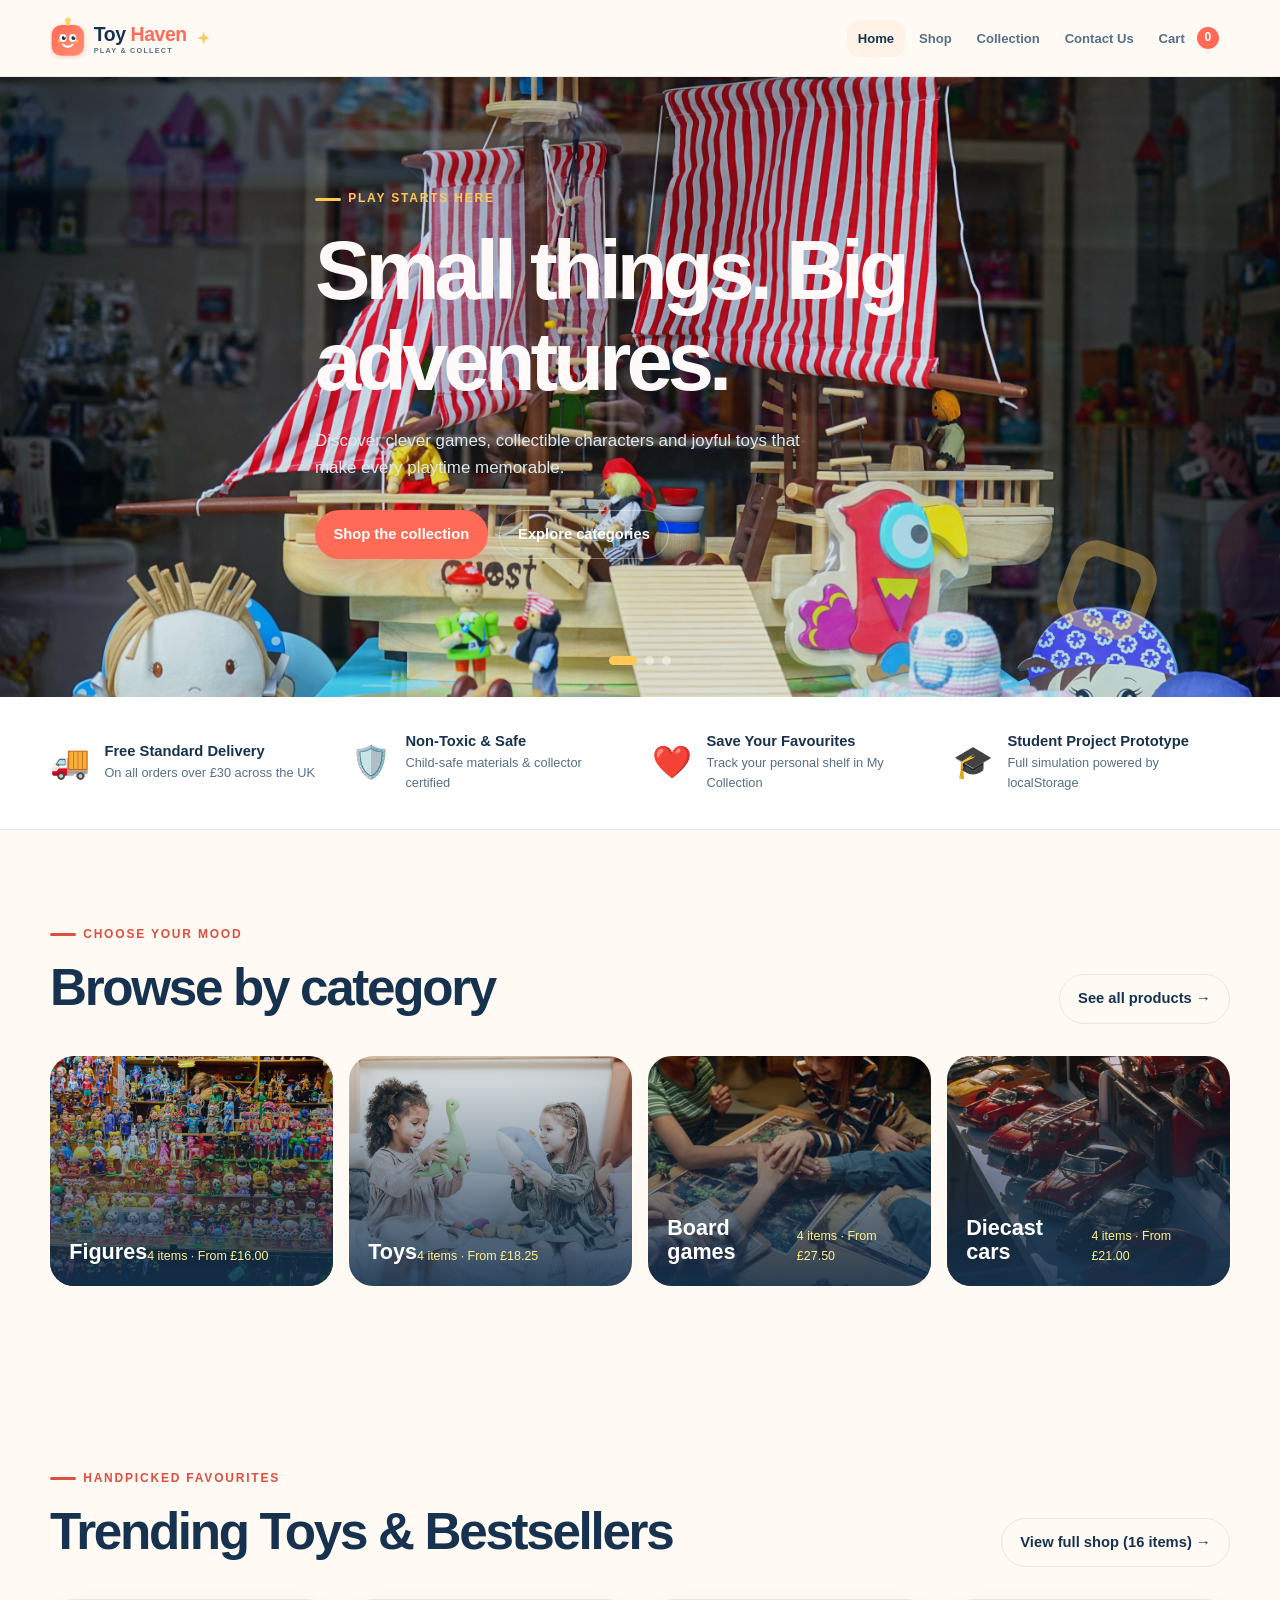
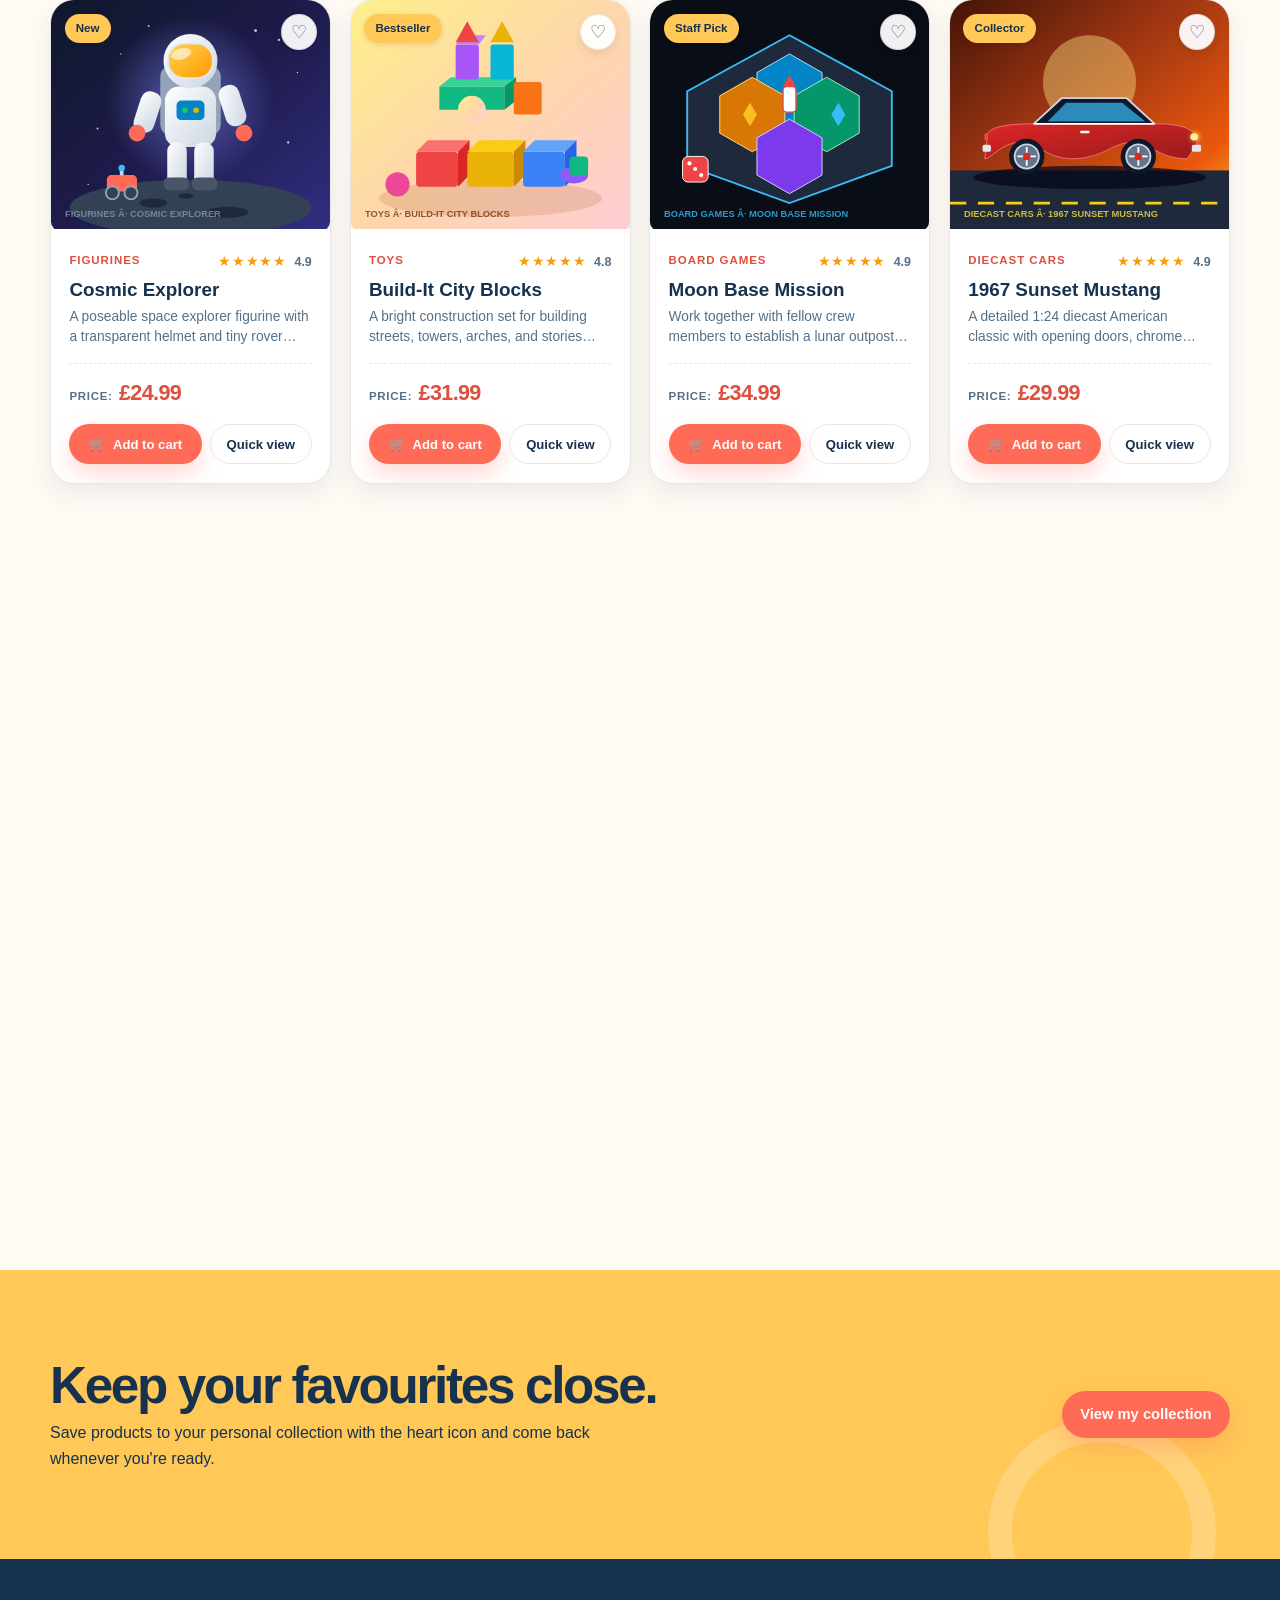
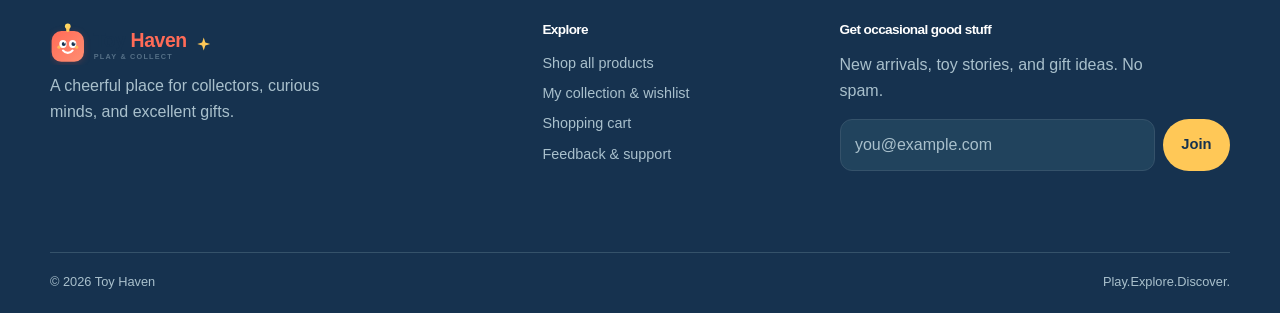
<file: index.html>
<!doctype html>
<html lang="en">
  <head>
    <meta charset="UTF-8">
    <meta name="viewport" content="width=device-width, initial-scale=1">
    <meta name="description" content="Toy Haven is a playful online collection of figurines, toys, board games and diecast cars.">
    <meta name="theme-color" content="#ff6b57">
    <title>Toy Haven | Find your next favourite</title>
    <link rel="icon" href="assets/favicon.svg" type="image/svg+xml">
    <link rel="manifest" href="manifest.json">
    <link rel="stylesheet" href="css/base.css">
    <link rel="stylesheet" href="css/home.css">
  </head>
  <body data-page="home">
    <header class="site-header">
      <div class="container nav-wrap">
        <a class="brand" href="index.html" aria-label="Toy Haven home">
    
          <img class="brand-logo-img" src="assets/logo.svg" alt="Toy Haven Logo" width="165" height="42">
        </a>
        <button class="nav-toggle" type="button" aria-label="Toggle navigation" aria-expanded="false">
          <span class="menu-icon">☰</span><span class="close-icon">×</span>
        </button>
        <nav class="site-nav" aria-label="Main navigation">
          <a class="nav-link" data-page="home" href="index.html">Home</a>
          <a class="nav-link" data-page="products" href="products.html">Shop</a>
          <a class="nav-link" data-page="collection" href="collection.html">Collection</a>
          <a class="nav-link" data-page="support" href="support.html">Contact Us</a>
          <a class="nav-link cart-link" data-page="cart" href="cart.html">Cart <span class="cart-count">0</span></a>
        </nav>
      </div>
    </header>

    <main>
      <section class="home-hero" aria-label="Toy Haven promotions">
        <article class="hero-slide is-active">
          <img class="hero-slide-visual" src="./assets/images/Toys/Coomon pic for toys.jpg" alt="Colourful wooden building blocks arranged neatly">
          <div class="container hero-content">
            <div class="eyebrow hero-kicker">Play starts here</div>
            <h1>Small things. Big adventures.</h1>
            <p>Discover clever games, collectible characters and joyful toys that make every playtime memorable.</p>
            <div class="hero-actions">
              <a class="button button-primary" href="products.html">Shop the collection</a>
              <a class="button button-ghost" href="#categories">Explore categories</a>
            </div>
          </div>
        </article>
        <article class="hero-slide">
          <img class="hero-slide-visual" src="./assets/images/background image/background 2.jpg" alt="Moon Base Mission board game setup">
          <div class="container hero-content">
            <div class="eyebrow hero-kicker">Game night, upgraded</div>
            <h1>Bring everyone to the table.</h1>
            <p>Find cooperative strategy, friendly competition, and engaging board games made for one more round.</p>
            <div class="hero-actions">
              <a class="button button-primary" href="products.html?category=Board%20Games">Browse board games</a>
            </div>
          </div>
        </article>
        <article class="hero-slide">
          <img class="hero-slide-visual" src="./assets/images/background image/Background 3.jpg" alt="Classic 1967 Sunset Mustang diecast model">
          <div class="container hero-content">
            <div class="eyebrow hero-kicker">For the detail-obsessed</div>
            <h1>Make room for a classic.</h1>
            <p>Explore display-worthy diecast cars with opening doors and metal details collectors adore.</p>
            <div class="hero-actions">
              <a class="button button-primary" href="products.html?category=Diecast%20Cars">See diecast cars</a>
            </div>
          </div>
        </article>
        <div class="hero-dots" role="tablist" aria-label="Promotional slides">
          <button class="hero-dot is-active" type="button" role="tab" aria-label="Show slide 1" aria-selected="true"></button>
          <button class="hero-dot" type="button" role="tab" aria-label="Show slide 2" aria-selected="false"></button>
          <button class="hero-dot" type="button" role="tab" aria-label="Show slide 3" aria-selected="false"></button>
        </div>
        <span class="hero-shape" aria-hidden="true"></span>
      </section>

      <!-- Trust Badges Bar -->
      <section class="section trust-bar-section">
        <div class="container">
          <div class="trust-grid">
            <div class="trust-item">
              <span class="trust-icon">🚚</span>
              <div>
                <strong>Free Standard Delivery</strong>
                <p>On all orders over £30 across the UK</p>
              </div>
            </div>
            <div class="trust-item">
              <span class="trust-icon">🛡️</span>
              <div>
                <strong>Non-Toxic &amp; Safe</strong>
                <p>Child-safe materials &amp; collector certified</p>
              </div>
            </div>
            <div class="trust-item">
              <span class="trust-icon">❤️</span>
              <div>
                <strong>Save Your Favourites</strong>
                <p>Track your personal shelf in My Collection</p>
              </div>
            </div>
            <div class="trust-item">
              <span class="trust-icon">🎓</span>
              <div>
                <strong>Student Project Prototype</strong>
                <p>Full simulation powered by localStorage</p>
              </div>
            </div>
          </div>
        </div>
      </section>

      <section class="section" id="categories">
        <div class="container">
          <div class="section-heading reveal">
            <div>
              <div class="eyebrow">Choose your mood</div>
              <h2>Browse by category</h2>
            </div>
            <a class="button button-ghost" href="products.html">See all products →</a>
          </div>
          <div class="category-grid">
            <a class="category-card reveal" href="products.html?category=Figurines">
              <img src="./assets/images/figures/Action figure main picture.jpg" alt="Collectible figurines">
              <h3>Figures</h3>
              <span class="category-tag">4 items · From £16.00</span>
            </a>
            <a class="category-card reveal" href="products.html?category=Toys">
              <img src="./assets/images/background image/background 1.jpg" alt="Colourful toys">
              <h3>Toys</h3>
              <span class="category-tag">4 items · From £18.25</span>
            </a>
            <a class="category-card reveal" href="products.html?category=Board%20Games">
              <img src="assets/images/Boardgames/Boardgames commom pic.jpg" alt="Board game pieces">
              <h3>Board games</h3>
              <span class="category-tag">4 items · From £27.50</span>
            </a>
            <a class="category-card reveal" href="products.html?category=Diecast%20Cars">
              <img src="assets/images/diecast cars/common pic  cars.jpg" alt="Diecast model car">
              <h3>Diecast cars</h3>
              <span class="category-tag">4 items · From £21.00</span>
            </a>
          </div>
        </div>
      </section>

      <!-- Trending Toys Product Cards Section -->
      <section class="section" id="trending">
        <div class="container">
          <div class="section-heading reveal">
            <div>
              <div class="eyebrow">Handpicked favourites</div>
              <h2>Trending Toys &amp; Bestsellers</h2>
            </div>
            <a class="button button-ghost" href="products.html">View full shop (16 items) →</a>
          </div>
          <div id="home-featured-grid" class="product-grid">
            <!-- Rendered dynamically by home.js with full cards and prices -->
          </div>
        </div>
      </section>

      <!-- Featured Product of the Day Spotlight -->
      <section class="section">
        <div class="container">
          <div id="featured-product" class="featured-panel"></div>
        </div>
      </section>

      <section class="section home-cta">
        <div class="container">
          <div>
            <h2>Keep your favourites close.</h2>
            <p>Save products to your personal collection with the heart icon and come back whenever you're ready.</p>
          </div>
          <a class="button button-primary" href="collection.html">View my collection</a>
        </div>
      </section>
    </main>

    <footer class="site-footer">
      <div class="container footer-grid">
        <div>
          <a class="brand footer-brand" href="index.html">
            <img class="brand-logo-img" src="assets/logo.svg" alt="Toy Haven Logo" width="150" height="38">
          </a>
          <p class="footer-copy">A cheerful place for collectors, curious minds, and excellent gifts.</p>
        </div>
        <div>
          <h2 class="footer-heading">Explore</h2>
          <ul class="footer-links">
            <li><a href="products.html">Shop all products</a></li>
            <li><a href="collection.html">My collection &amp; wishlist</a></li>
            <li><a href="cart.html">Shopping cart</a></li>
            <li><a href="support.html">Feedback &amp; support</a></li>
          </ul>
        </div>
        <div>
          <h2 class="footer-heading">Get occasional good stuff</h2>
          <p class="footer-copy">New arrivals, toy stories, and gift ideas. No spam.</p>
          <form class="newsletter-form">
            <label class="sr-only" for="newsletter-home">Email address</label>
            <input id="newsletter-home" type="email" placeholder="you@example.com" required>
            <button class="button button-secondary" type="submit">Join</button>
          </form>
          <p class="form-message" aria-live="polite"></p>
        </div>
      </div>
      <div class="container footer-bottom">
        <span>© 2026 Toy Haven</span>
        <span>Play.Explore.Discover.</span>
      </div>
    </footer>

    <!-- Quick View Modal -->
    <div id="product-modal" class="modal-backdrop" hidden>
      <div class="modal" role="dialog" aria-modal="true" aria-labelledby="modal-title">
        <button class="icon-button modal-close" type="button" aria-label="Close quick view">×</button>
        <div class="modal-content"></div>
      </div>
    </div>

    <script src="js/app.js"></script>
    <script src="js/home.js"></script>
  </body>
</html>
</file>
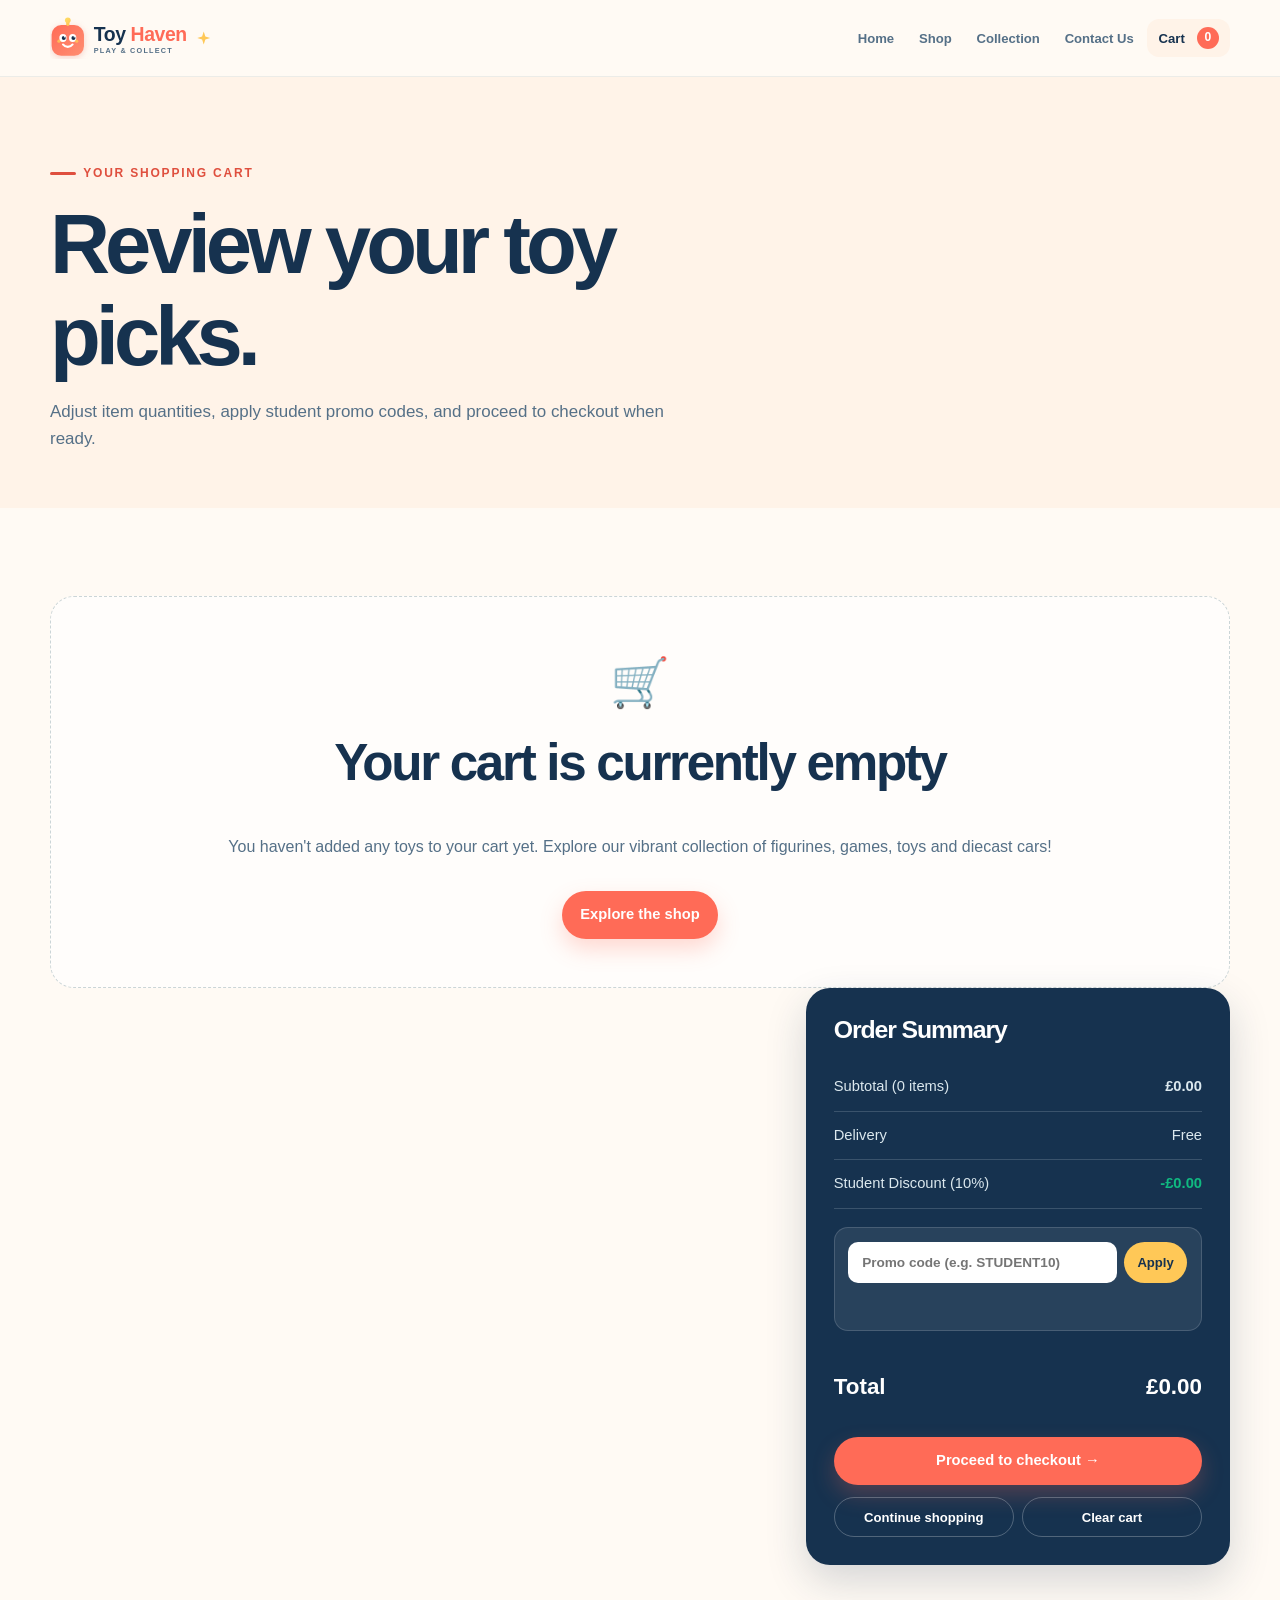
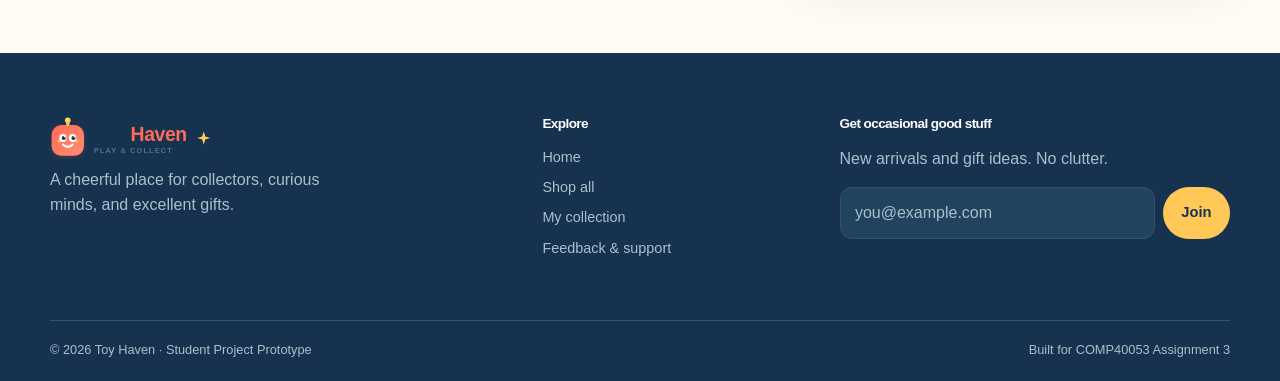
<file: cart.html>
<!doctype html>
<html lang="en">
  <head>
    <meta charset="UTF-8">
    <meta name="viewport" content="width=device-width, initial-scale=1">
    <meta name="description" content="Review your Toy Haven shopping cart, check delivery, and apply student discounts.">
    <meta name="theme-color" content="#ff6b57">
    <title>Your Cart | Toy Haven</title>
    <link rel="icon" href="assets/favicon.svg" type="image/svg+xml">
    <link rel="manifest" href="manifest.json">
    <link rel="stylesheet" href="css/base.css">
    <link rel="stylesheet" href="css/cart.css">
  </head>
  <body data-page="cart">
    <header class="site-header">
      <div class="container nav-wrap">
        <a class="brand" href="index.html" aria-label="Toy Haven home">
          <img class="brand-logo-img" src="assets/logo.svg" alt="Toy Haven Logo" width="165" height="42">
        </a>
        <button class="nav-toggle" type="button" aria-label="Toggle navigation" aria-expanded="false">
          <span class="menu-icon">☰</span><span class="close-icon">×</span>
        </button>
        <nav class="site-nav" aria-label="Main navigation">
          <a class="nav-link" data-page="home" href="index.html">Home</a>
          <a class="nav-link" data-page="products" href="products.html">Shop</a>
          <a class="nav-link" data-page="collection" href="collection.html">Collection</a>
          <a class="nav-link" data-page="support" href="support.html">Contact Us</a>
          <a class="nav-link cart-link" data-page="cart" href="cart.html">Cart <span class="cart-count">0</span></a>
        </nav>
      </div>
    </header>

    <main>
      <section class="page-hero">
        <div class="container">
          <div class="eyebrow">Your shopping cart</div>
          <h1>Review your toy picks.</h1>
          <p>Adjust item quantities, apply student promo codes, and proceed to checkout when ready.</p>
        </div>
      </section>

      <section class="section">
        <div class="container">
          <!-- Free delivery progress bar -->
          <div id="delivery-banner" class="delivery-banner" hidden>
            <div class="delivery-banner-text" id="delivery-banner-text">🚚 Add £30.00 more to qualify for Free Delivery</div>
            <div class="progress-bar-track">
              <div id="delivery-progress-fill" class="progress-bar-fill" style="width: 0%;"></div>
            </div>
          </div>

          <!-- Empty Cart State -->
          <div id="cart-empty" class="empty-state" hidden>
            <div class="empty-icon" style="font-size: 3rem; margin-bottom: 0.8rem;">🛒</div>
            <h2>Your cart is currently empty</h2>
            <p>You haven't added any toys to your cart yet. Explore our vibrant collection of figurines, games, toys and diecast cars!</p>
            <a class="button button-primary" href="products.html" style="margin-top: 1rem;">Explore the shop</a>
          </div>

          <!-- Cart Layout -->
          <div class="cart-layout" id="cart-layout-container">
            <div id="cart-items" class="cart-items">
              <!-- Rendered dynamically by cart.js -->
            </div>

            <aside id="cart-summary" class="summary-card">
              <h2>Order Summary</h2>
              
              <div class="summary-row">
                <span>Subtotal (<span id="cart-items-count">0</span> items)</span>
                <strong id="cart-subtotal">£0.00</strong>
              </div>

              <div class="summary-row">
                <span>Delivery</span>
                <span id="cart-delivery">Free</span>
              </div>

              <div class="summary-row" id="discount-row" hidden>
                <span>Student Discount (10%)</span>
                <strong id="cart-discount" style="color: #10b981;">-£0.00</strong>
              </div>

              <!-- Promo Code Input -->
              <div class="promo-box">
                <label for="promo-input" class="sr-only">Promo or Student code</label>
                <div class="promo-input-wrap">
                  <input id="promo-input" type="text" placeholder="Promo code (e.g. STUDENT10)" uppercase>
                  <button id="apply-promo-btn" class="button button-secondary button-small" type="button">Apply</button>
                </div>
                <p id="promo-message" class="form-message" aria-live="polite"></p>
              </div>

              <div class="summary-row total">
                <span>Total</span>
                <strong id="cart-total">£0.00</strong>
              </div>

              <div class="cart-cta-actions">
                <a class="button button-primary button-full" href="checkout.html">
                  Proceed to checkout →
                </a>
                <div class="cart-sub-actions">
                  <a class="button button-ghost button-small" href="products.html">Continue shopping</a>
                  <button id="clear-cart" class="button button-ghost button-small" type="button">Clear cart</button>
                </div>
              </div>
            </aside>
          </div>
        </div>
      </section>
    </main>

    <footer class="site-footer">
      <div class="container footer-grid">
        <div>
          <a class="brand footer-brand" href="index.html">
            <img class="brand-logo-img" src="assets/logo.svg" alt="Toy Haven Logo" width="150" height="38">
          </a>
          <p class="footer-copy">A cheerful place for collectors, curious minds, and excellent gifts.</p>
        </div>
        <div>
          <h2 class="footer-heading">Explore</h2>
          <ul class="footer-links">
            <li><a href="index.html">Home</a></li>
            <li><a href="products.html">Shop all</a></li>
            <li><a href="collection.html">My collection</a></li>
            <li><a href="support.html">Feedback &amp; support</a></li>
          </ul>
        </div>
        <div>
          <h2 class="footer-heading">Get occasional good stuff</h2>
          <p class="footer-copy">New arrivals and gift ideas. No clutter.</p>
          <form class="newsletter-form">
            <label class="sr-only" for="newsletter-cart">Email address</label>
            <input id="newsletter-cart" type="email" placeholder="you@example.com" required>
            <button class="button button-secondary" type="submit">Join</button>
          </form>
          <p class="form-message" aria-live="polite"></p>
        </div>
      </div>
      <div class="container footer-bottom">
        <span>© 2026 Toy Haven · Student Project Prototype</span>
        <span>Built for COMP40053 Assignment 3</span>
      </div>
    </footer>

    <script src="js/app.js"></script>
    <script src="js/cart.js"></script>
  </body>
</html>
</file>
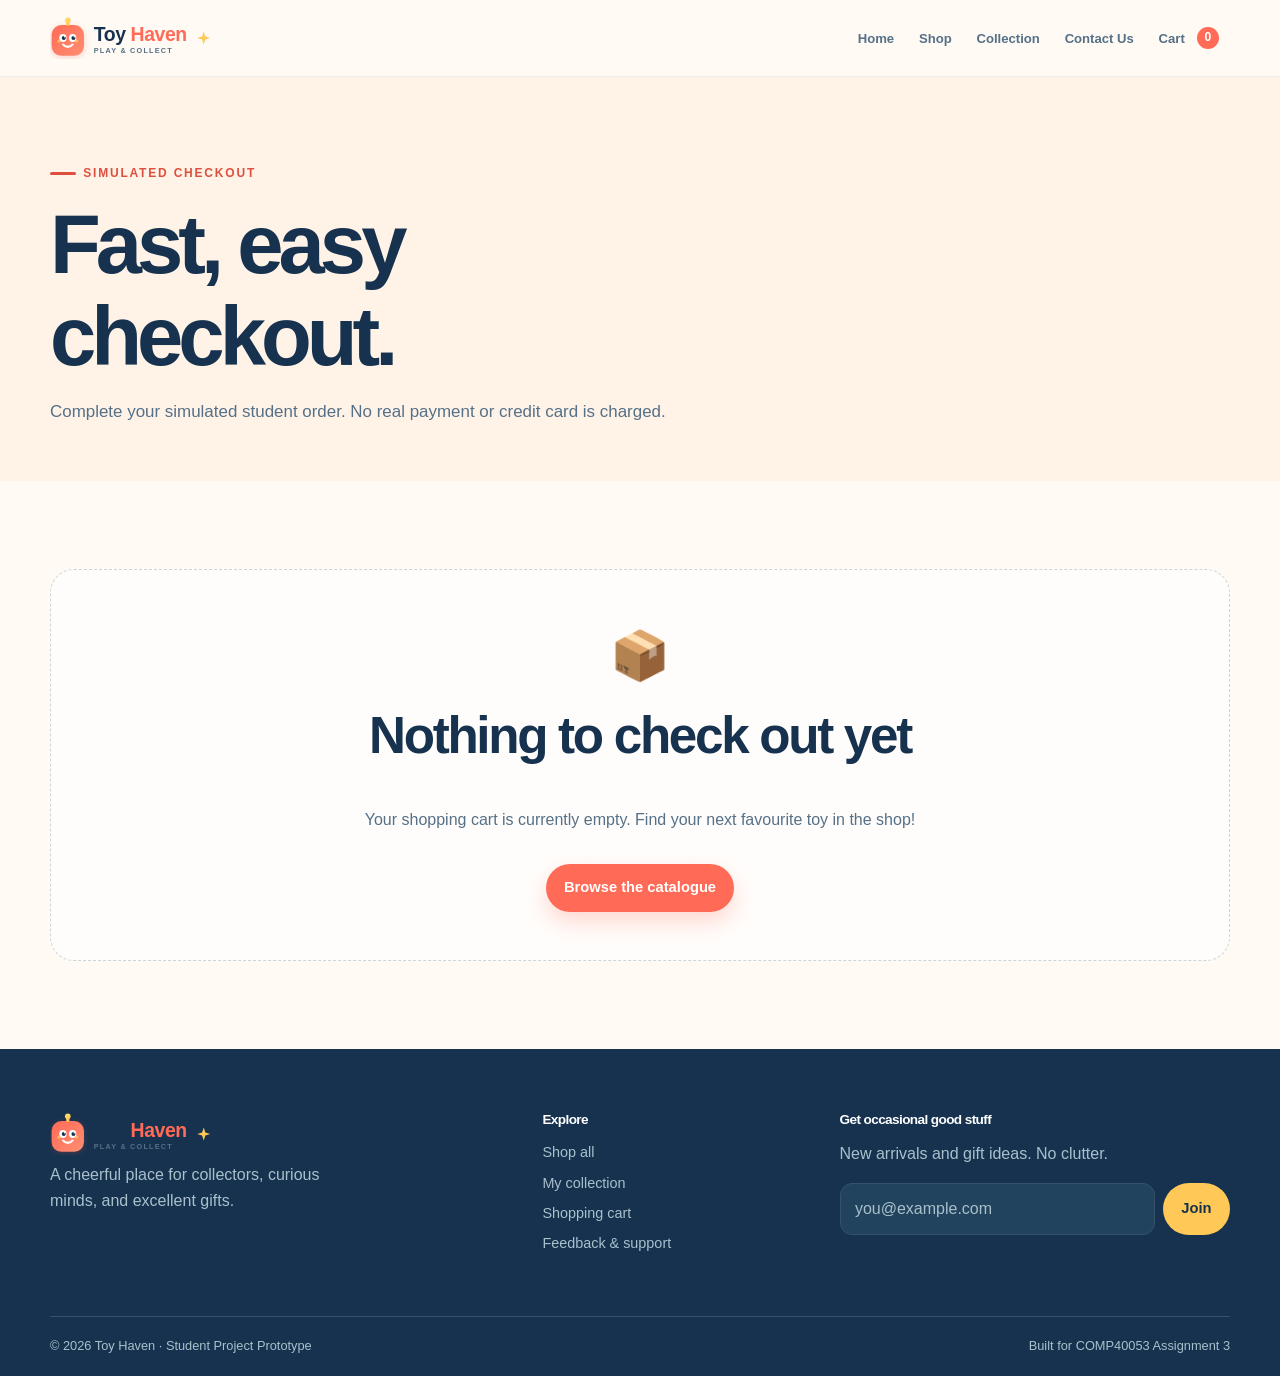
<file: checkout.html>
<!doctype html>
<html lang="en">
  <head>
    <meta charset="UTF-8">
    <meta name="viewport" content="width=device-width, initial-scale=1">
    <meta name="description" content="Checkout securely with Toy Haven - Student Project Simulation.">
    <meta name="theme-color" content="#ff6b57">
    <title>Checkout | Toy Haven</title>
    <link rel="icon" href="assets/favicon.svg" type="image/svg+xml">
    <link rel="manifest" href="manifest.json">
    <link rel="stylesheet" href="css/base.css">
    <link rel="stylesheet" href="css/checkout.css">
  </head>
  <body data-page="checkout">
    <header class="site-header">
      <div class="container nav-wrap">
        <a class="brand" href="index.html" aria-label="Toy Haven home">
          <img class="brand-logo-img" src="assets/logo.svg" alt="Toy Haven Logo" width="165" height="42">
        </a>
        <button class="nav-toggle" type="button" aria-label="Toggle navigation" aria-expanded="false">
          <span class="menu-icon">☰</span><span class="close-icon">×</span>
        </button>
        <nav class="site-nav" aria-label="Main navigation">
          <a class="nav-link" data-page="home" href="index.html">Home</a>
          <a class="nav-link" data-page="products" href="products.html">Shop</a>
          <a class="nav-link" data-page="collection" href="collection.html">Collection</a>
          <a class="nav-link" data-page="support" href="support.html">Contact Us</a>
          <a class="nav-link cart-link" data-page="cart" href="cart.html">Cart <span class="cart-count">0</span></a>
        </nav>
      </div>
    </header>

    <main>
      <section class="page-hero">
        <div class="container">
          <div class="eyebrow">Simulated checkout</div>
          <h1>Fast, easy checkout.</h1>
          <p>Complete your simulated student order. No real payment or credit card is charged.</p>
        </div>
      </section>

      <section class="section">
        <div class="container">
          <!-- Empty Cart Notice -->
          <div id="checkout-empty" class="empty-state" hidden>
            <div style="font-size: 3rem; margin-bottom: 0.8rem;">📦</div>
            <h2>Nothing to check out yet</h2>
            <p>Your shopping cart is currently empty. Find your next favourite toy in the shop!</p>
            <a class="button button-primary" href="products.html" style="margin-top: 1rem;">Browse the catalogue</a>
          </div>

          <div class="checkout-layout" id="checkout-layout">
            <!-- Checkout Form Card -->
            <div class="checkout-form-card" id="checkout-form-card">
              <h2>Delivery &amp; Payment Details</h2>
              
              <form id="checkout-form" class="checkout-form" novalidate>
                <!-- Personal Info -->
                <div class="form-row">
                  <div class="form-group">
                    <label for="full-name">Full name <span class="required">*</span></label>
                    <input id="full-name" name="fullName" type="text" autocomplete="name" placeholder="e.g. Alex Morgan" required>
                  </div>
                  <div class="form-group">
                    <label for="checkout-email">Email address <span class="required">*</span></label>
                    <input id="checkout-email" name="email" type="email" autocomplete="email" placeholder="alex@example.com" required>
                  </div>
                </div>

                <div class="form-row">
                  <div class="form-group">
                    <label for="phone">Phone number</label>
                    <input id="phone" name="phone" type="tel" autocomplete="tel" placeholder="+44 7123 456789">
                  </div>
                  <div class="form-group">
                    <label for="postcode">Postal code <span class="required">*</span></label>
                    <input id="postcode" name="postcode" type="text" autocomplete="postal-code" placeholder="e.g. SW1A 1AA" required>
                  </div>
                </div>

                <div class="form-group">
                  <label for="address">Delivery address <span class="required">*</span></label>
                  <textarea id="address" name="address" autocomplete="street-address" placeholder="Flat number, house name, street, town/city" rows="3" required></textarea>
                </div>

                <!-- Delivery Speed -->
                <div class="form-group">
                  <label>Delivery Method</label>
                  <div class="delivery-options-grid">
                    <label class="delivery-radio-card">
                      <input type="radio" name="deliverySpeed" value="standard" checked>
                      <div>
                        <strong>Standard Tracked (3–5 working days)</strong>
                        <span id="radio-standard-price">Free / £3.99</span>
                      </div>
                    </label>
                    <label class="delivery-radio-card">
                      <input type="radio" name="deliverySpeed" value="express">
                      <div>
                        <strong>Express Courier (1–2 working days)</strong>
                        <span>£5.99</span>
                      </div>
                    </label>
                  </div>
                </div>

                <!-- Payment Method -->
                <fieldset class="form-group" style="border: 0; padding: 0;">
                  <legend style="font-weight: 700; margin-bottom: 0.5rem;">Payment Method (Simulated)</legend>
                  <div class="payment-options">
                    <label class="payment-option">
                      <input type="radio" name="payment" value="Card" checked>
                      <span>💳 Credit / Debit Card</span>
                    </label>
                    <label class="payment-option">
                      <input type="radio" name="payment" value="Cash on Delivery">
                      <span>💵 Cash on Delivery</span>
                    </label>
                    <label class="payment-option">
                      <input type="radio" name="payment" value="Student Pay">
                      <span>🎓 Student Campus Pay</span>
                    </label>
                  </div>
                </fieldset>

                <!-- Simulated Card Fields -->
                <div id="card-fields" class="card-simulation-box">
                  <div class="form-group">
                    <label for="card-num">Card number</label>
                    <input id="card-num" type="text" placeholder="4532 •••• •••• 8910" value="4532 8901 2345 6789">
                  </div>
                  <div class="form-row">
                    <div class="form-group">
                      <label for="card-exp">Expiry date</label>
                      <input id="card-exp" type="text" placeholder="MM/YY" value="12/28">
                    </div>
                    <div class="form-group">
                      <label for="card-cvc">CVC code</label>
                      <input id="card-cvc" type="text" placeholder="123" value="789">
                    </div>
                  </div>
                </div>

                <button class="button button-primary button-full" type="submit" style="margin-top: 1rem;">
                  Place simulated order →
                </button>
                <p id="checkout-message" class="form-message" aria-live="polite"></p>
              </form>

              <!-- Order Success Screen -->
              <div id="checkout-success" class="success-panel" hidden>
                <div class="success-icon">✓</div>
                <h2>Order Confirmed!</h2>
                <p class="success-intro">Thank you for your simulated order! A confirmation email has been logged to localStorage.</p>
                
                <div class="order-receipt-card">
                  <div class="receipt-header">
                    <div>
                      <span class="receipt-label">Order Number</span>
                      <strong id="success-order-number" class="receipt-order-id">TH-000000</strong>
                    </div>
                    <div>
                      <span class="receipt-label">Estimated Delivery</span>
                      <strong id="success-delivery-date">In 3 working days</strong>
                    </div>
                  </div>
                  
                  <div class="receipt-divider"></div>
                  
                  <div class="receipt-details">
                    <p><strong>Deliver To:</strong> <span id="success-customer-name"></span></p>
                    <p><strong>Address:</strong> <span id="success-customer-address"></span></p>
                    <p><strong>Payment:</strong> <span id="success-payment-method"></span></p>
                    <p><strong>Total Paid:</strong> <strong id="success-total" style="color: var(--coral-dark);"></strong></p>
                  </div>
                </div>

                <div class="success-actions">
                  <button class="button button-primary" type="button" onclick="window.print()">
                    🖨️ Print receipt
                  </button>
                  <a class="button button-ghost" href="products.html">
                    Continue shopping
                  </a>
                </div>
              </div>
            </div>

            <!-- Order Summary Card -->
            <aside id="order-card" class="order-card">
              <h2>Order Summary</h2>
              <div id="order-list" class="order-list"></div>
              
              <div class="order-cost-breakdown">
                <div class="breakdown-row">
                  <span>Subtotal</span>
                  <span id="order-subtotal">£0.00</span>
                </div>
                <div class="breakdown-row">
                  <span>Delivery</span>
                  <span id="order-delivery">£0.00</span>
                </div>
                <div class="breakdown-row" id="order-discount-row" hidden>
                  <span>Student Discount</span>
                  <span id="order-discount" style="color: #10b981;">-£0.00</span>
                </div>
                <div class="breakdown-row checkout-total">
                  <span>Grand Total</span>
                  <strong id="checkout-total">£0.00</strong>
                </div>
              </div>

              <div class="order-guarantee-note">
                🔒 Safe simulation. Built for COMP40053 Assignment 3.
              </div>
            </aside>
          </div>
        </div>
      </section>
    </main>

    <footer class="site-footer">
      <div class="container footer-grid">
        <div>
          <a class="brand footer-brand" href="index.html">
            <img class="brand-logo-img" src="assets/logo.svg" alt="Toy Haven Logo" width="150" height="38">
          </a>
          <p class="footer-copy">A cheerful place for collectors, curious minds, and excellent gifts.</p>
        </div>
        <div>
          <h2 class="footer-heading">Explore</h2>
          <ul class="footer-links">
            <li><a href="products.html">Shop all</a></li>
            <li><a href="collection.html">My collection</a></li>
            <li><a href="cart.html">Shopping cart</a></li>
            <li><a href="support.html">Feedback &amp; support</a></li>
          </ul>
        </div>
        <div>
          <h2 class="footer-heading">Get occasional good stuff</h2>
          <p class="footer-copy">New arrivals and gift ideas. No clutter.</p>
          <form class="newsletter-form">
            <label class="sr-only" for="newsletter-checkout">Email address</label>
            <input id="newsletter-checkout" type="email" placeholder="you@example.com" required>
            <button class="button button-secondary" type="submit">Join</button>
          </form>
          <p class="form-message" aria-live="polite"></p>
        </div>
      </div>
      <div class="container footer-bottom">
        <span>© 2026 Toy Haven · Student Project Prototype</span>
        <span>Built for COMP40053 Assignment 3</span>
      </div>
    </footer>

    <script src="js/app.js"></script>
    <script src="js/checkout.js"></script>
  </body>
</html>
</file>
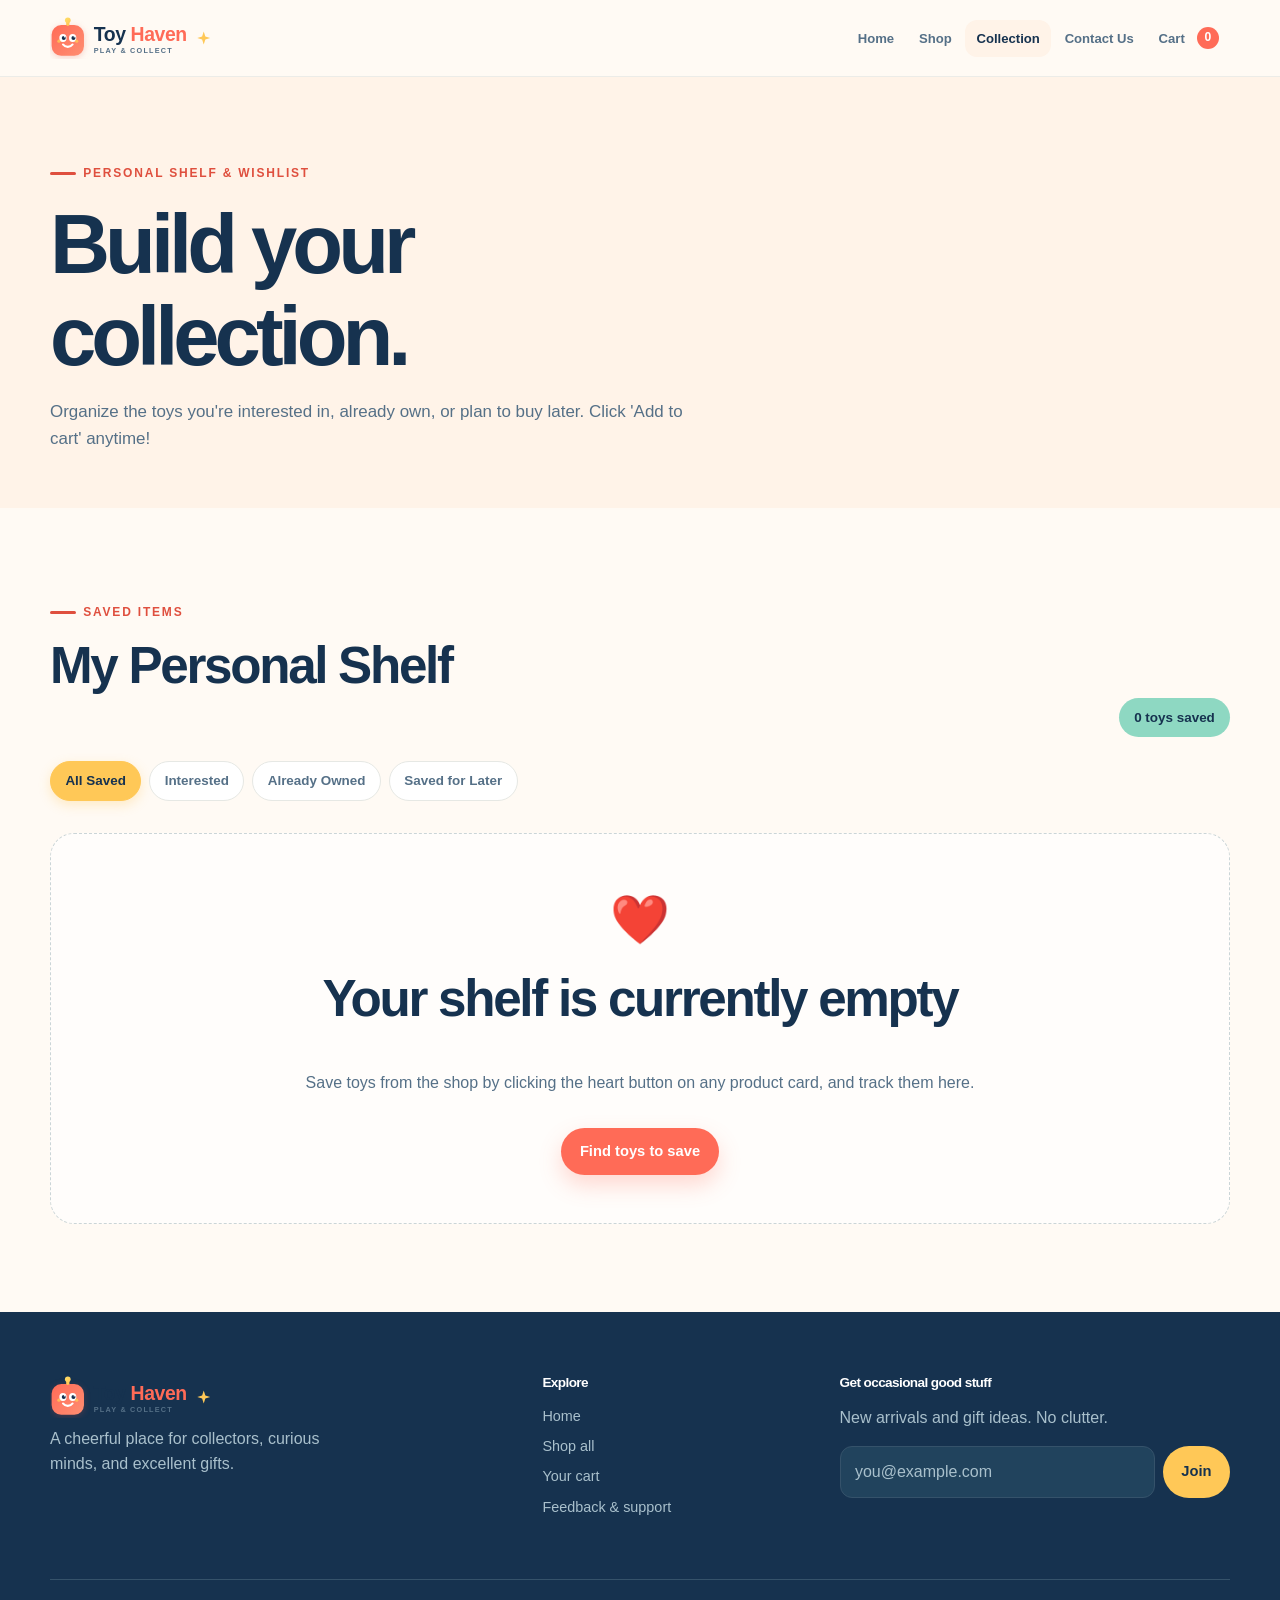
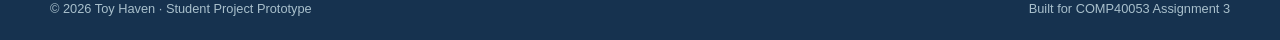
<file: collection.html>
<!doctype html>
<html lang="en">
  <head>
    <meta charset="UTF-8">
    <meta name="viewport" content="width=device-width, initial-scale=1">
    <meta name="description" content="Manage your personal Toy Haven saved collection and wishlist.">
    <meta name="theme-color" content="#ff6b57">
    <title>My Collection &amp; Wishlist | Toy Haven</title>
    <link rel="icon" href="assets/favicon.svg" type="image/svg+xml">
    <link rel="manifest" href="manifest.json">
    <link rel="stylesheet" href="css/base.css">
    <link rel="stylesheet" href="css/collection.css">
  </head>
  <body data-page="collection">
    <header class="site-header">
      <div class="container nav-wrap">
        <a class="brand" href="index.html" aria-label="Toy Haven home">
          <img class="brand-logo-img" src="assets/logo.svg" alt="Toy Haven Logo" width="165" height="42">
        </a>
        <button class="nav-toggle" type="button" aria-label="Toggle navigation" aria-expanded="false">
          <span class="menu-icon">☰</span><span class="close-icon">×</span>
        </button>
        <nav class="site-nav" aria-label="Main navigation">
          <a class="nav-link" data-page="home" href="index.html">Home</a>
          <a class="nav-link" data-page="products" href="products.html">Shop</a>
          <a class="nav-link" data-page="collection" href="collection.html">Collection</a>
          <a class="nav-link" data-page="support" href="support.html">Contact Us</a>
          <a class="nav-link cart-link" data-page="cart" href="cart.html">Cart <span class="cart-count">0</span></a>
        </nav>
      </div>
    </header>

    <main>
      <section class="page-hero">
        <div class="container">
          <div class="eyebrow">Personal shelf &amp; wishlist</div>
          <h1>Build your collection.</h1>
          <p>Organize the toys you're interested in, already own, or plan to buy later. Click 'Add to cart' anytime!</p>
        </div>
      </section>

      <section class="section">
        <div class="container">
          <div class="collection-header">
            <div>
              <div class="eyebrow">Saved Items</div>
              <h2>My Personal Shelf</h2>
            </div>
            <span id="collection-count" class="collection-count">0 saved</span>
          </div>

          <!-- Collection Filter Tabs -->
          <div class="collection-filter-tabs" aria-label="Filter collection items">
            <button class="col-filter-btn active" type="button" data-filter="all">All Saved</button>
            <button class="col-filter-btn" type="button" data-filter="Interested">Interested</button>
            <button class="col-filter-btn" type="button" data-filter="Owned">Already Owned</button>
            <button class="col-filter-btn" type="button" data-filter="Saved for Later">Saved for Later</button>
          </div>

          <div id="collection-empty" class="empty-state">
            <div style="font-size: 3rem; margin-bottom: 0.8rem;">❤️</div>
            <h2>Your shelf is currently empty</h2>
            <p>Save toys from the shop by clicking the heart button on any product card, and track them here.</p>
            <a class="button button-primary" href="products.html" style="margin-top: 1rem;">Find toys to save</a>
          </div>

          <div id="collection-grid" class="product-grid" hidden></div>
        </div>
      </section>
    </main>

    <footer class="site-footer">
      <div class="container footer-grid">
        <div>
          <a class="brand footer-brand" href="index.html">
            <img class="brand-logo-img" src="assets/logo.svg" alt="Toy Haven Logo" width="150" height="38">
          </a>
          <p class="footer-copy">A cheerful place for collectors, curious minds, and excellent gifts.</p>
        </div>
        <div>
          <h2 class="footer-heading">Explore</h2>
          <ul class="footer-links">
            <li><a href="index.html">Home</a></li>
            <li><a href="products.html">Shop all</a></li>
            <li><a href="cart.html">Your cart</a></li>
            <li><a href="support.html">Feedback &amp; support</a></li>
          </ul>
        </div>
        <div>
          <h2 class="footer-heading">Get occasional good stuff</h2>
          <p class="footer-copy">New arrivals and gift ideas. No clutter.</p>
          <form class="newsletter-form">
            <label class="sr-only" for="newsletter-collection">Email address</label>
            <input id="newsletter-collection" type="email" placeholder="you@example.com" required>
            <button class="button button-secondary" type="submit">Join</button>
          </form>
          <p class="form-message" aria-live="polite"></p>
        </div>
      </div>
      <div class="container footer-bottom">
        <span>© 2026 Toy Haven · Student Project Prototype</span>
        <span>Built for COMP40053 Assignment 3</span>
      </div>
    </footer>

    <!-- Quick View Modal Container -->
    <div id="product-modal" class="modal-backdrop" hidden>
      <div class="modal" role="dialog" aria-modal="true" aria-labelledby="modal-title">
        <button class="icon-button modal-close" type="button" aria-label="Close quick view">×</button>
        <div class="modal-content"></div>
      </div>
    </div>

    <script src="js/app.js"></script>
    <script src="js/collection.js"></script>
  </body>
</html>
</file>
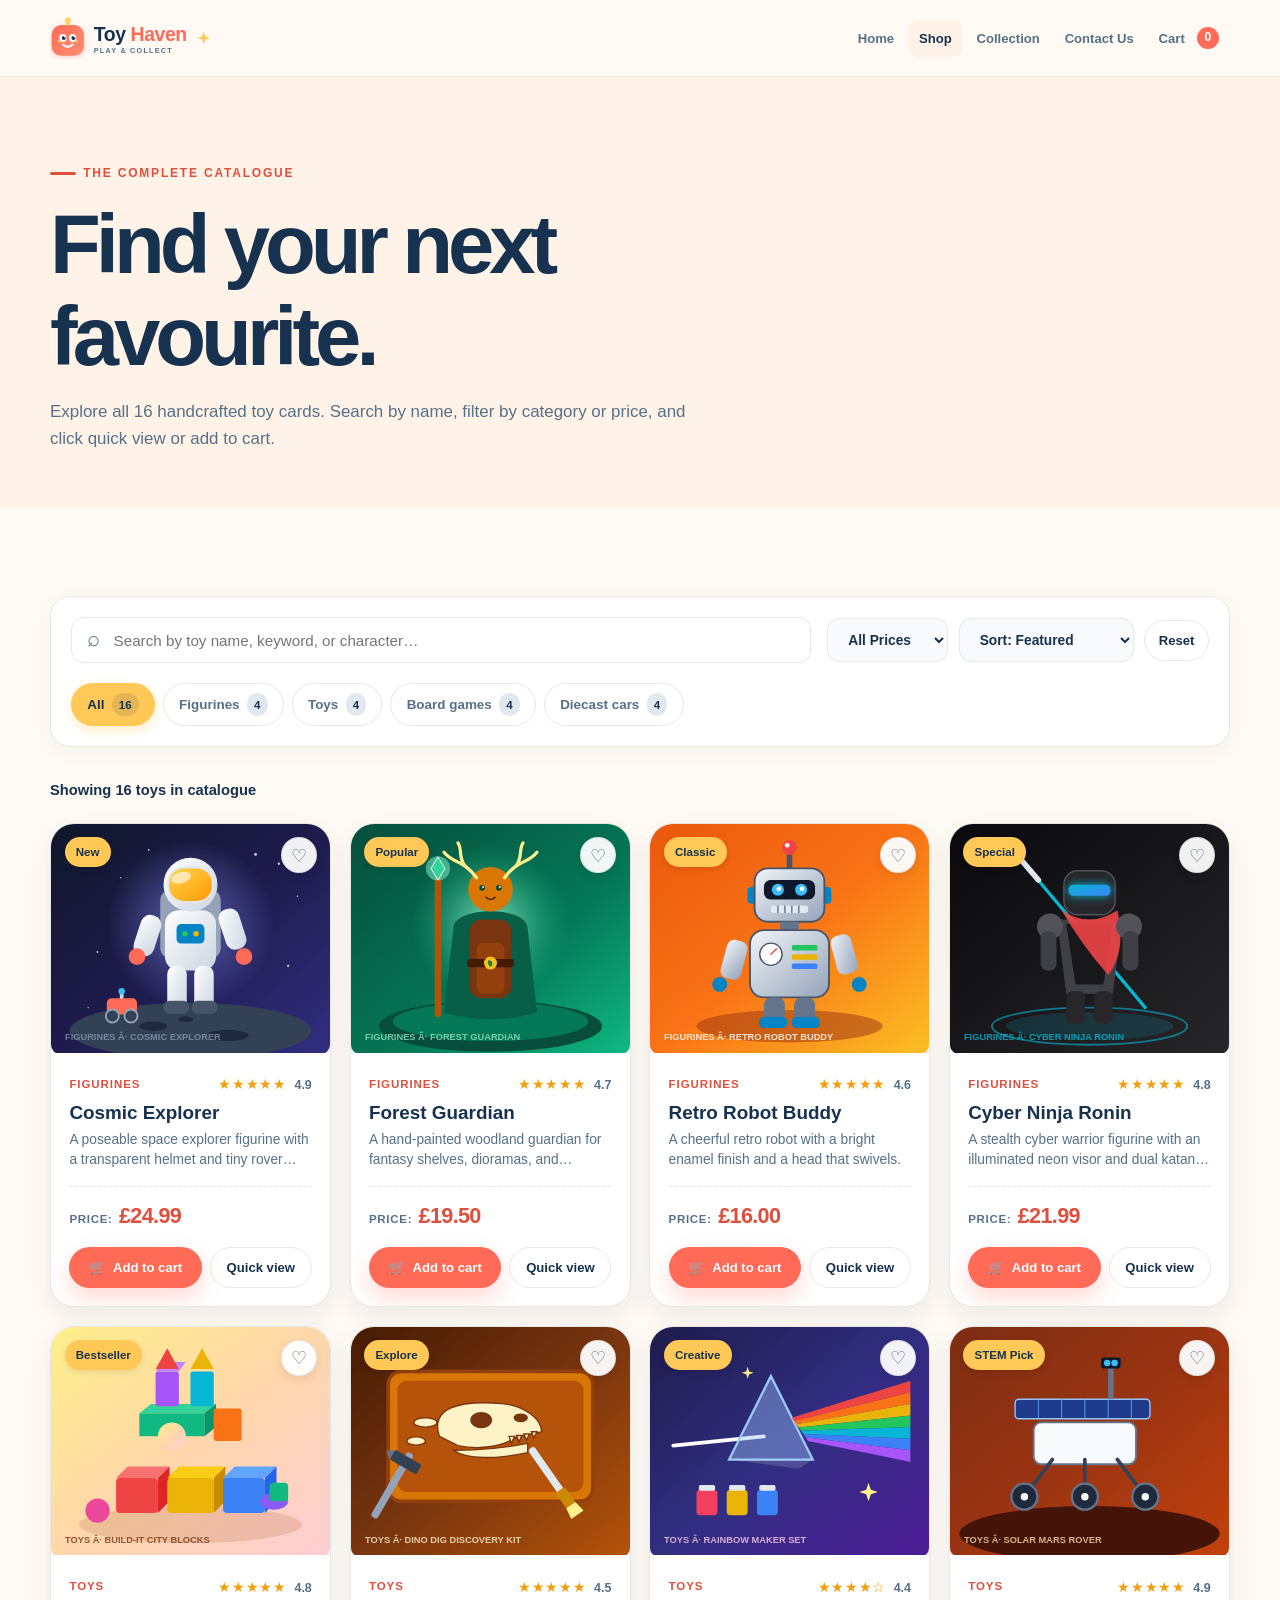
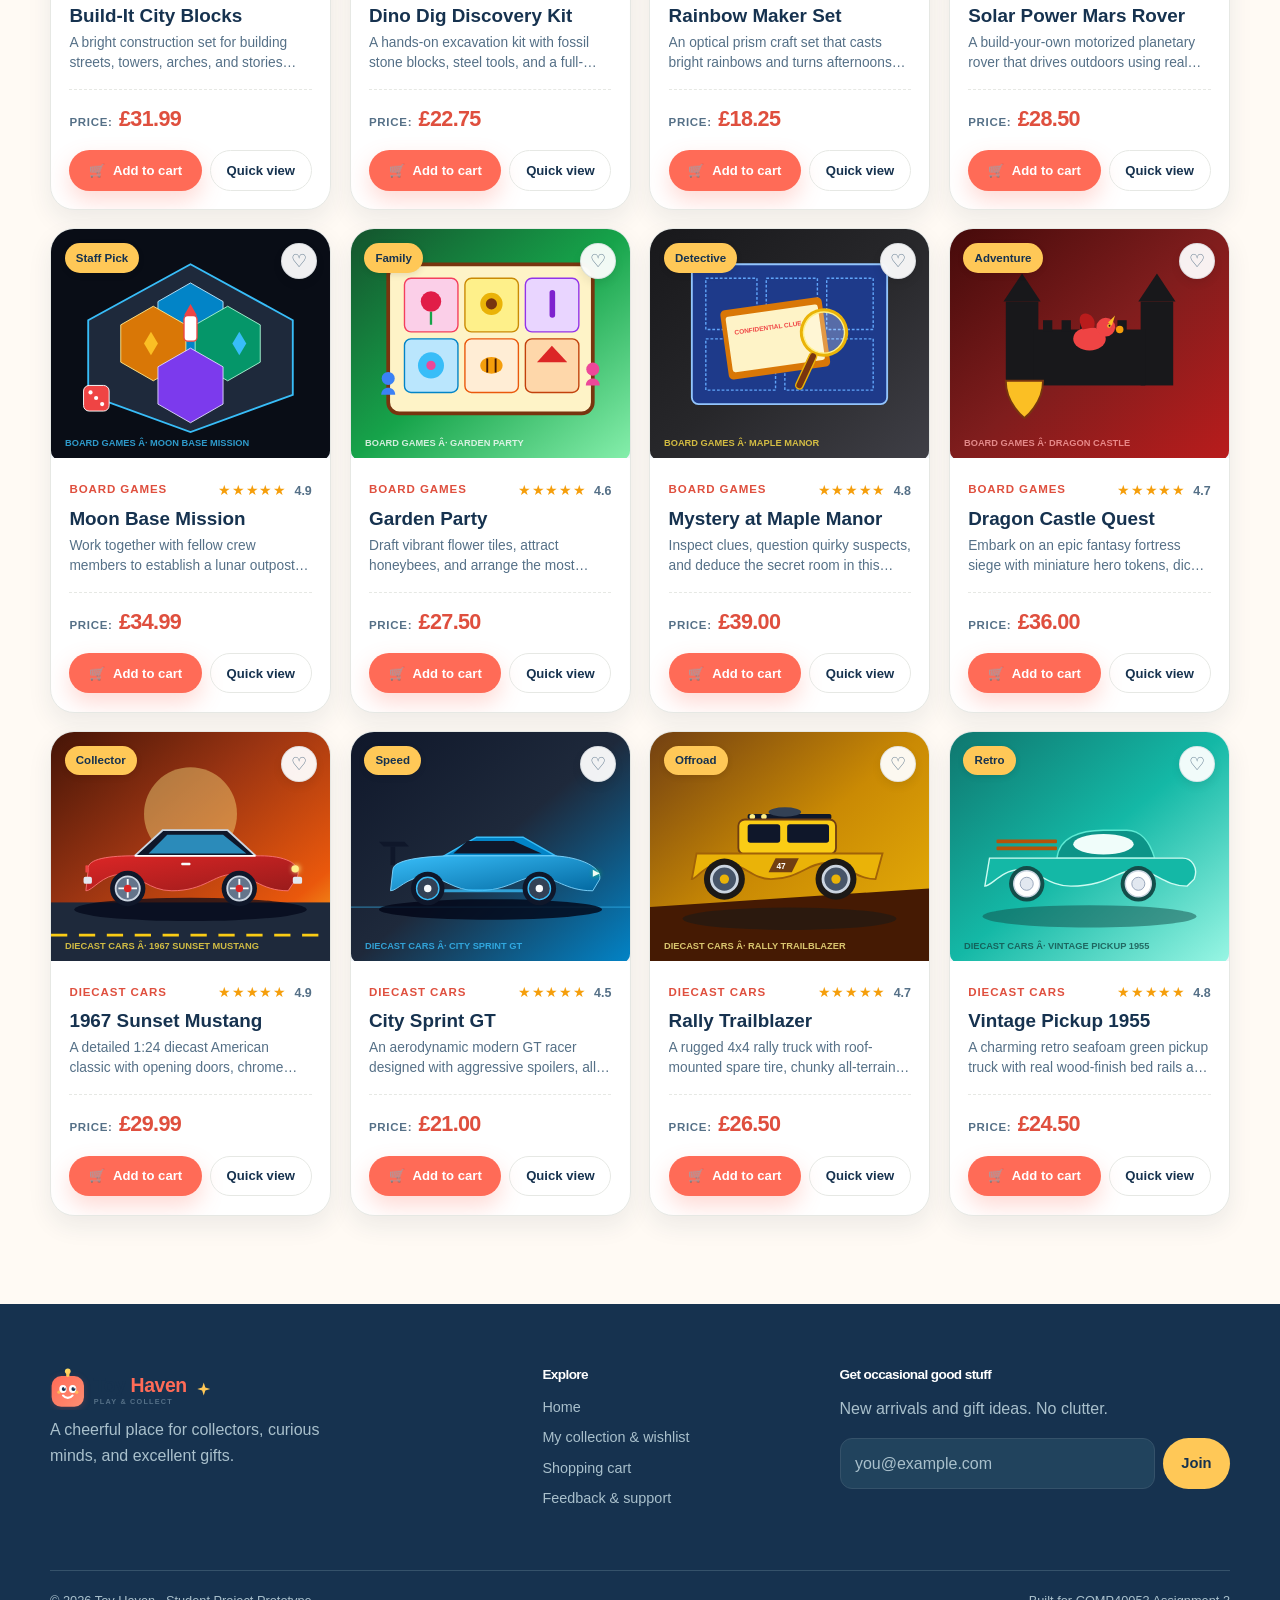
<file: products.html>
<!doctype html>
<html lang="en">
  <head>
    <meta charset="UTF-8">
    <meta name="viewport" content="width=device-width, initial-scale=1">
    <meta name="description" content="Browse Toy Haven figurines, toys, board games, and diecast cars with live search and price filters.">
    <meta name="theme-color" content="#ff6b57">
    <title>Shop All Toys &amp; Collectibles | Toy Haven</title>
    <link rel="icon" href="assets/favicon.svg" type="image/svg+xml">
    <link rel="manifest" href="manifest.json">
    <link rel="stylesheet" href="css/base.css">
    <link rel="stylesheet" href="css/products.css">
  </head>
  <body data-page="products">
    <header class="site-header">
      <div class="container nav-wrap">
        <a class="brand" href="index.html" aria-label="Toy Haven home">
          <img class="brand-logo-img" src="assets/logo.svg" alt="Toy Haven Logo" width="165" height="42">
        </a>
        <button class="nav-toggle" type="button" aria-label="Toggle navigation" aria-expanded="false">
          <span class="menu-icon">☰</span><span class="close-icon">×</span>
        </button>
        <nav class="site-nav" aria-label="Main navigation">
          <a class="nav-link" data-page="home" href="index.html">Home</a>
          <a class="nav-link" data-page="products" href="products.html">Shop</a>
          <a class="nav-link" data-page="collection" href="collection.html">Collection</a>
          <a class="nav-link" data-page="support" href="support.html">Contact Us</a>
          <a class="nav-link cart-link" data-page="cart" href="cart.html">Cart <span class="cart-count">0</span></a>
        </nav>
      </div>
    </header>

    <main>
      <section class="page-hero">
        <div class="container">
          <div class="eyebrow">The complete catalogue</div>
          <h1>Find your next favourite.</h1>
          <p>Explore all 16 handcrafted toy cards. Search by name, filter by category or price, and click quick view or add to cart.</p>
        </div>
      </section>

      <section class="section">
        <div class="container">
          <!-- Comprehensive Toolbar -->
          <div class="catalogue-toolbar">
            <div class="toolbar-primary-row">
              <div class="search-wrap">
                <label class="sr-only" for="product-search">Search products</label>
                <input class="search-input" id="product-search" type="search" placeholder="Search by toy name, keyword, or character…">
              </div>
              <div class="filter-controls-group">
                <div class="select-wrap">
                  <label class="sr-only" for="price-filter">Filter by price</label>
                  <select id="price-filter" class="toolbar-select">
                    <option value="all">All Prices</option>
                    <option value="under20">Under £20</option>
                    <option value="20to30">£20 to £30</option>
                    <option value="over30">Over £30</option>
                  </select>
                </div>
                <div class="select-wrap">
                  <label class="sr-only" for="sort-select">Sort products</label>
                  <select id="sort-select" class="toolbar-select">
                    <option value="featured">Sort: Featured</option>
                    <option value="price-asc">Price: Low to High</option>
                    <option value="price-desc">Price: High to Low</option>
                    <option value="rating-desc">Highest Rated</option>
                    <option value="name-asc">Name: A to Z</option>
                  </select>
                </div>
                <button id="reset-filters" class="button button-ghost button-small" type="button" title="Clear search and filters">
                  Reset
                </button>
              </div>
            </div>

            <!-- Category Pills -->
            <div class="filter-buttons" aria-label="Product categories">
              <button class="filter-button active" type="button" data-category="All">
                All <span class="badge-count" id="count-all">16</span>
              </button>
              <button class="filter-button" type="button" data-category="Figurines">
                Figurines <span class="badge-count" id="count-figurines">4</span>
              </button>
              <button class="filter-button" type="button" data-category="Toys">
                Toys <span class="badge-count" id="count-toys">4</span>
              </button>
              <button class="filter-button" type="button" data-category="Board Games">
                Board games <span class="badge-count" id="count-games">4</span>
              </button>
              <button class="filter-button" type="button" data-category="Diecast Cars">
                Diecast cars <span class="badge-count" id="count-cars">4</span>
              </button>
            </div>
          </div>

          <div class="results-bar">
            <p id="results-count" class="results-count" aria-live="polite">Loading catalogue…</p>
            <div id="active-filter-tags" class="active-filter-tags"></div>
          </div>

          <div id="product-grid" class="product-grid loading-grid">
            <div class="skeleton"></div>
            <div class="skeleton"></div>
            <div class="skeleton"></div>
            <div class="skeleton"></div>
          </div>
        </div>
      </section>
    </main>

    <footer class="site-footer">
      <div class="container footer-grid">
        <div>
          <a class="brand footer-brand" href="index.html">
            <img class="brand-logo-img" src="assets/logo.svg" alt="Toy Haven Logo" width="150" height="38">
          </a>
          <p class="footer-copy">A cheerful place for collectors, curious minds, and excellent gifts.</p>
        </div>
        <div>
          <h2 class="footer-heading">Explore</h2>
          <ul class="footer-links">
            <li><a href="index.html">Home</a></li>
            <li><a href="collection.html">My collection &amp; wishlist</a></li>
            <li><a href="cart.html">Shopping cart</a></li>
            <li><a href="support.html">Feedback &amp; support</a></li>
          </ul>
        </div>
        <div>
          <h2 class="footer-heading">Get occasional good stuff</h2>
          <p class="footer-copy">New arrivals and gift ideas. No clutter.</p>
          <form class="newsletter-form">
            <label class="sr-only" for="newsletter-products">Email address</label>
            <input id="newsletter-products" type="email" placeholder="you@example.com" required>
            <button class="button button-secondary" type="submit">Join</button>
          </form>
          <p class="form-message" aria-live="polite"></p>
        </div>
      </div>
      <div class="container footer-bottom">
        <span>© 2026 Toy Haven · Student Project Prototype</span>
        <span>Built for COMP40053 Assignment 3</span>
      </div>
    </footer>

    <!-- Quick View Modal Container -->
    <div id="product-modal" class="modal-backdrop" hidden>
      <div class="modal" role="dialog" aria-modal="true" aria-labelledby="modal-title">
        <button class="icon-button modal-close" type="button" aria-label="Close quick view">×</button>
        <div class="modal-content"></div>
      </div>
    </div>

    <script src="js/app.js"></script>
    <script src="js/products.js"></script>
  </body>
</html>
</file>
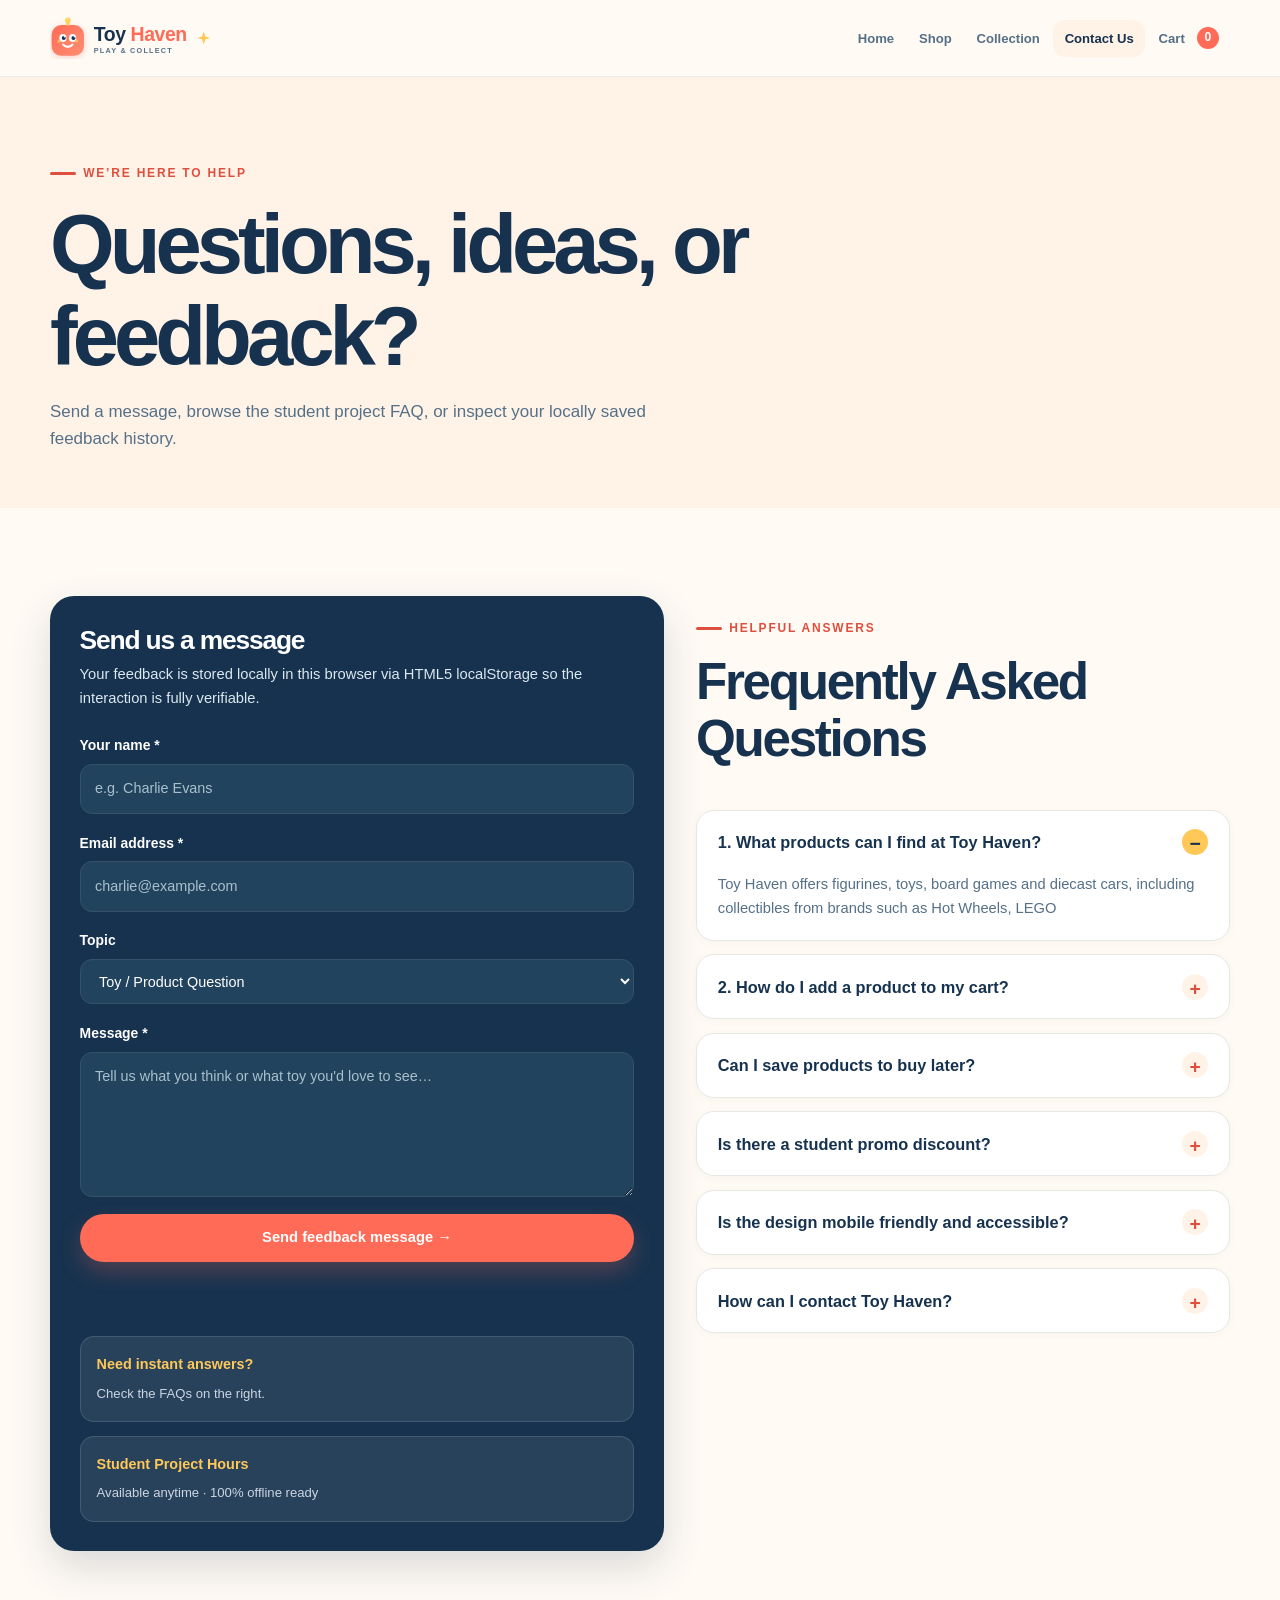
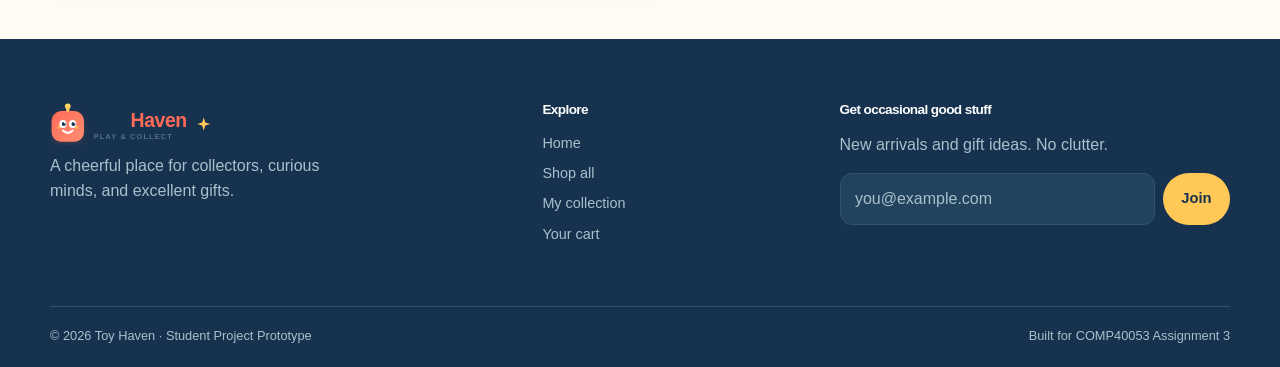
<file: support.html>
<!doctype html>
<html lang="en">
  <head>
    <meta charset="UTF-8">
    <meta name="viewport" content="width=device-width, initial-scale=1">
    <meta name="description" content="Send Toy Haven feedback, ask toy questions, and get support through the FAQ.">
    <meta name="theme-color" content="#ff6b57">
    <title>Feedback &amp; Support | Toy Haven</title>
    <link rel="icon" href="assets/favicon.svg" type="image/svg+xml">
    <link rel="manifest" href="manifest.json">
    <link rel="stylesheet" href="css/base.css">
    <link rel="stylesheet" href="css/support.css">
  </head>
  <body data-page="support">
    <header class="site-header">
      <div class="container nav-wrap">
        <a class="brand" href="index.html" aria-label="Toy Haven home">
          <img class="brand-logo-img" src="assets/logo.svg" alt="Toy Haven Logo" width="165" height="42">
        </a>
        <button class="nav-toggle" type="button" aria-label="Toggle navigation" aria-expanded="false">
          <span class="menu-icon">☰</span><span class="close-icon">×</span>
        </button>
        <nav class="site-nav" aria-label="Main navigation">
          <a class="nav-link" data-page="home" href="index.html">Home</a>
          <a class="nav-link" data-page="products" href="products.html">Shop</a>
          <a class="nav-link" data-page="collection" href="collection.html">Collection</a>
          <a class="nav-link" data-page="support" href="support.html">Contact Us</a>
          <a class="nav-link cart-link" data-page="cart" href="cart.html">Cart <span class="cart-count">0</span></a>
        </nav>
      </div>
    </header>

    <main>
      <section class="page-hero">
        <div class="container">
          <div class="eyebrow">We’re here to help</div>
          <h1>Questions, ideas, or feedback?</h1>
          <p>Send a message, browse the student project FAQ, or inspect your locally saved feedback history.</p>
        </div>
      </section>

      <section class="section">
        <div class="container support-layout">
          <!-- Feedback Form -->
          <section class="support-form-card">
            <h2>Send us a message</h2>
            <p class="muted">Your feedback is stored locally in this browser via HTML5 localStorage so the interaction is fully verifiable.</p>
            
            <form id="feedback-form" class="support-form" novalidate>
              <div class="form-group">
                <label for="feedback-name">Your name <span class="required">*</span></label>
                <input id="feedback-name" name="name" type="text" placeholder="e.g. Charlie Evans" required>
              </div>

              <div class="form-group">
                <label for="feedback-email">Email address <span class="required">*</span></label>
                <input id="feedback-email" name="email" type="email" placeholder="charlie@example.com" required>
              </div>

              <div class="form-group">
                <label for="feedback-topic">Topic</label>
                <select id="feedback-topic" name="topic">
                  <option value="Product Question">Toy / Product Question</option>
                  <option value="Delivery Inquiry">Delivery / Shipping Inquiry</option>
                  <option value="Student Project">COMP40053 Assignment Feedback</option>
                  <option value="General">General Suggestion</option>
                </select>
              </div>

              <div class="form-group">
                <label for="feedback-text">Message <span class="required">*</span></label>
                <textarea id="feedback-text" name="message" placeholder="Tell us what you think or what toy you'd love to see…" rows="4" required></textarea>
              </div>

              <button class="button button-primary button-full" type="submit">
                Send feedback message →
              </button>
              <p id="feedback-message" class="form-message" aria-live="polite"></p>
            </form>

            <!-- Stored Messages Log -->
            <div id="feedback-history-wrap" class="feedback-history-wrap" hidden>
              <h3>Recent Messages (localStorage Log)</h3>
              <div id="feedback-history-list" class="feedback-history-list"></div>
            </div>

            <div class="contact-notes">
              <div class="contact-note">
                <strong>Need instant answers?</strong>
                <span>Check the FAQs on the right.</span>
              </div>
              <div class="contact-note">
                <strong>Student Project Hours</strong>
                <span>Available anytime · 100% offline ready</span>
              </div>
            </div>
          </section>

          <!-- FAQ Accordion -->
          <section class="faq-card">
            <div class="eyebrow">Helpful answers</div>
            <h2>Frequently Asked Questions</h2>
            
            <div class="faq-list">
              <details class="faq-item" open>
                <summary>1. What products can I find at Toy Haven?</summary>
                <div class="faq-answer">
                  Toy Haven offers figurines, toys, board games and diecast cars, including collectibles from brands such as Hot Wheels, LEGO 
                </div>
              </details>

              <details class="faq-item">
                <summary>2. How do I add a product to my cart?</summary>
                <div class="faq-answer">
                  Click “Add to Cart” on the product you want. Open your cart to check the items, change quantities and continue to checkout.<code>localStorage</code>. No external database or server is required, meaning the entire project can be run directly via VS Code Live Server or double-clicked as local files.
                </div>
              </details>

              <details class="faq-item">
                <summary>Can I save products to buy later?</summary>
                <div class="faq-answer">
                  Yes. Click the heart icon on a product to add it to your wishlist. You can view your saved products on the Wishlist page.
              </details>

              <details class="faq-item">
                <summary>Is there a student promo discount?</summary>
                <div class="faq-answer">
                  Yes! Use promo code <strong>STUDENT10</strong> in your cart to receive a simulated 10% student discount. Orders over £30 also automatically qualify for Free Standard Delivery.
                </div>
              </details>

              <details class="faq-item">
                <summary>Is the design mobile friendly and accessible?</summary>
                <div class="faq-answer">
                  Yes. The site follows semantic HTML5 guidelines, includes ARIA labels, responsive grids, touch-friendly interactive targets, keyboard focus-visible outlines, and a mobile hamburger menu.
                </div>
              </details>

              <details class="faq-item">
                <summary>How can I contact Toy Haven?</summary>
                <div class="faq-answer">
                  Visit the Support page and fill in your name, email, subject and message. Click “Send” to submit the form.
              </details>
            </div>
          </section>
        </div>
      </section>
    </main>

    <footer class="site-footer">
      <div class="container footer-grid">
        <div>
          <a class="brand footer-brand" href="index.html">
            <img class="brand-logo-img" src="assets/logo.svg" alt="Toy Haven Logo" width="150" height="38">
          </a>
          <p class="footer-copy">A cheerful place for collectors, curious minds, and excellent gifts.</p>
        </div>
        <div>
          <h2 class="footer-heading">Explore</h2>
          <ul class="footer-links">
            <li><a href="index.html">Home</a></li>
            <li><a href="products.html">Shop all</a></li>
            <li><a href="collection.html">My collection</a></li>
            <li><a href="cart.html">Your cart</a></li>
          </ul>
        </div>
        <div>
          <h2 class="footer-heading">Get occasional good stuff</h2>
          <p class="footer-copy">New arrivals and gift ideas. No clutter.</p>
          <form class="newsletter-form">
            <label class="sr-only" for="newsletter-support">Email address</label>
            <input id="newsletter-support" type="email" placeholder="you@example.com" required>
            <button class="button button-secondary" type="submit">Join</button>
          </form>
          <p class="form-message" aria-live="polite"></p>
        </div>
      </div>
      <div class="container footer-bottom">
        <span>© 2026 Toy Haven · Student Project Prototype</span>
        <span>Built for COMP40053 Assignment 3</span>
      </div>
    </footer>

    <script src="js/app.js"></script>
    <script src="js/support.js"></script>
  </body>
</html>
</file>
<file: css/base.css>
@import url("https://fonts.googleapis.com/css2?family=Plus+Jakarta+Sans:ital,wght@0,200..800;1,200..800&family=Raleway:ital,wght@0,100..900;1,100..900&display=swap");

:root {
  --ink: #16324f;
  --ink-soft: #557087;
  --coral: #ff6b57;
  --coral-dark: #df4f3e;
  --yellow: #ffc857;
  --mint: #8ed8c2;
  --blue: #6ab7e8;
  --cream: #fffaf4;
  --paper: #ffffff;
  --line: #e6e8e4;
  --shadow: 0 20px 55px rgba(22, 50, 79, 0.1);
  --shadow-small: 0 10px 25px rgba(22, 50, 79, 0.08);
  --radius: 24px;
  --max-width: 1180px;
}

* {
  box-sizing: border-box;
}

html {
  scroll-behavior: smooth;
}

body {
  margin: 0;
  color: var(--ink);
  background: var(--cream);
  font-family: "DM Sans", sans-serif;
  line-height: 1.6;
}

body.modal-open {
  overflow: hidden;
}

img {
  display: block;
  max-width: 100%;
}

a {
  color: inherit;
  text-decoration: none;
}

button,
input,
select,
textarea {
  color: inherit;
  font: inherit;
}

button {
  border: 0;
  cursor: pointer;
}

h1,
h2,
h3,
h4,
p {
  margin-top: 0;
}

h1,
h2,
h3,
h4,
.brand,
.eyebrow,
.button,
.nav-link {
  font-family: "Space Grotesk", sans-serif;
}

h1,
h2,
h3,
h4 {
  line-height: 1.1;
}

h1 {
  font-size: clamp(2.6rem, 8vw, 5.2rem);
  letter-spacing: -0.06em;
}

h2 {
  font-size: clamp(2rem, 4vw, 3.2rem);
  letter-spacing: -0.045em;
}

h3 {
  font-size: 1.35rem;
}

.container {
  width: min(calc(100% - 2rem), var(--max-width));
  margin-inline: auto;
}

.section {
  padding: 5.5rem 0;
}

.section-heading {
  display: flex;
  align-items: end;
  justify-content: space-between;
  gap: 1.5rem;
  margin-bottom: 2rem;
}

.section-heading h2 {
  margin-bottom: 0.45rem;
}

.section-heading p {
  max-width: 580px;
  margin-bottom: 0;
  color: var(--ink-soft);
}

.eyebrow {
  display: inline-flex;
  align-items: center;
  gap: 0.45rem;
  margin-bottom: 1rem;
  color: var(--coral-dark);
  font-size: 0.75rem;
  font-weight: 700;
  letter-spacing: 0.15em;
  text-transform: uppercase;
}

.eyebrow::before {
  width: 26px;
  height: 3px;
  border-radius: 999px;
  background: currentColor;
  content: "";
}

.muted {
  color: var(--ink-soft);
}

.button {
  display: inline-flex;
  align-items: center;
  justify-content: center;
  gap: 0.5rem;
  min-height: 46px;
  padding: 0.75rem 1.15rem;
  border-radius: 999px;
  font-size: 0.92rem;
  font-weight: 700;
  transition: transform 180ms ease, background 180ms ease, box-shadow 180ms ease;
}

.button:hover {
  transform: translateY(-3px);
}

.button:focus-visible,
a:focus-visible,
input:focus-visible,
select:focus-visible,
textarea:focus-visible,
summary:focus-visible {
  outline: 3px solid rgba(106, 183, 232, 0.8);
  outline-offset: 3px;
}

.button-primary {
  color: #fff;
  background: var(--coral);
  box-shadow: 0 10px 22px rgba(255, 107, 87, 0.25);
}

.button-primary:hover {
  background: var(--coral-dark);
}

.button-secondary {
  color: var(--ink);
  background: var(--yellow);
}

.button-ghost {
  color: var(--ink);
  background: transparent;
  border: 1px solid var(--line);
}

.button-ghost:hover {
  background: #fff;
}

.button-small {
  min-height: 38px;
  padding: 0.55rem 0.85rem;
  font-size: 0.82rem;
}

.site-header {
  position: sticky;
  z-index: 20;
  top: 0;
  border-bottom: 1px solid rgba(230, 232, 228, 0.75);
  background: rgba(255, 250, 244, 0.9);
  backdrop-filter: blur(16px);
}

.nav-wrap {
  display: flex;
  align-items: center;
  justify-content: space-between;
  min-height: 76px;
  gap: 1rem;
}

.brand {
  display: inline-flex;
  align-items: center;
  flex-shrink: 0;
  gap: 0.6rem;
  font-size: 1.25rem;
  font-weight: 700;
  letter-spacing: -0.04em;
}

.brand-logo-img {
  height: 42px;
  width: auto;
  max-width: 190px;
  display: block;
  object-fit: contain;
  transition: transform 180ms ease;
}

.brand:hover .brand-logo-img {
  transform: scale(1.03);
}

.brand-mark {
  display: grid;
  width: 38px;
  height: 38px;
  place-items: center;
  border-radius: 13px;
  color: #fff;
  background: var(--coral);
  box-shadow: 0 8px 18px rgba(255, 107, 87, 0.3);
  font-size: 1.3rem;
}

.nav-toggle {
  display: grid;
  width: 44px;
  height: 44px;
  place-items: center;
  color: var(--ink);
  background: transparent;
  font-size: 1.4rem;
}

.nav-toggle .close-icon {
  display: none;
}

.nav-toggle.is-open .menu-icon {
  display: none;
}

.nav-toggle.is-open .close-icon {
  display: inline;
}

.site-nav {
  position: absolute;
  top: calc(100% + 0.65rem);
  right: 1rem;
  left: 1rem;
  display: none;
  flex-direction: column;
  gap: 0.35rem;
  padding: 0.8rem;
  border: 1px solid var(--line);
  border-radius: 18px;
  background: #fff;
  box-shadow: var(--shadow);
}

.site-nav.is-open {
  display: flex;
  animation: slide-down 220ms ease both;
}

.nav-link {
  padding: 0.7rem 0.85rem;
  border-radius: 12px;
  color: var(--ink-soft);
  font-size: 0.9rem;
  font-weight: 600;
}

.nav-link:hover,
.nav-link.active {
  color: var(--ink);
  background: #fff3e8;
}

.cart-link {
  display: inline-flex;
  align-items: center;
  gap: 0.4rem;
}

.cart-count {
  display: inline-grid;
  min-width: 21px;
  height: 21px;
  padding-inline: 0.25rem;
  place-items: center;
  border-radius: 99px;
  color: #fff;
  background: var(--coral);
  font-size: 0.72rem;
}

.site-footer {
  padding: 4rem 0 1.25rem;
  color: #dbe8ee;
  background: var(--ink);
}

.footer-grid {
  display: grid;
  gap: 2.3rem;
  padding-bottom: 3rem;
}

.footer-brand {
  color: #fff;
}

.footer-copy {
  max-width: 310px;
  color: #a9c0cc;
}

.footer-heading {
  margin-bottom: 0.85rem;
  color: #fff;
  font-size: 0.85rem;
}

.footer-links {
  display: grid;
  gap: 0.45rem;
  margin: 0;
  padding: 0;
  list-style: none;
  color: #a9c0cc;
  font-size: 0.9rem;
}

.footer-links a:hover {
  color: #fff;
}

.newsletter-form {
  display: flex;
  gap: 0.5rem;
  max-width: 420px;
}

.newsletter-form input {
  min-width: 0;
  flex: 1;
  padding: 0.75rem 0.9rem;
  border: 1px solid #35526a;
  border-radius: 12px;
  color: #fff;
  background: #21435d;
}

.newsletter-form input::placeholder {
  color: #a9c0cc;
}

.newsletter-form .button {
  flex-shrink: 0;
}

.footer-bottom {
  display: flex;
  justify-content: space-between;
  gap: 1rem;
  padding-top: 1.2rem;
  border-top: 1px solid #35526a;
  color: #a9c0cc;
  font-size: 0.8rem;
}

.toast {
  position: fixed;
  z-index: 50;
  right: 1rem;
  bottom: 1rem;
  max-width: min(340px, calc(100% - 2rem));
  padding: 0.9rem 1rem;
  border: 1px solid rgba(255, 255, 255, 0.2);
  border-radius: 14px;
  color: #fff;
  background: var(--ink);
  box-shadow: var(--shadow);
  font-size: 0.88rem;
  transform: translateY(150%);
  transition: transform 250ms ease;
}

.toast.show {
  transform: translateY(0);
}

.form-message {
  min-height: 1.5em;
  margin: 0.8rem 0 0;
  font-size: 0.85rem;
}

.form-message.success {
  color: #16815f;
}

.form-message.error {
  color: #bb3d35;
}

.form-group {
  display: grid;
  gap: 0.45rem;
}

.form-group label {
  font-weight: 700;
  font-size: 0.87rem;
}

.form-group input,
.form-group select,
.form-group textarea,
.search-input {
  width: 100%;
  padding: 0.8rem 0.9rem;
  border: 1px solid var(--line);
  border-radius: 12px;
  outline: 0;
  background: #fff;
  transition: border-color 180ms ease, box-shadow 180ms ease;
}

.form-group input:focus,
.form-group select:focus,
.form-group textarea:focus,
.search-input:focus {
  border-color: var(--blue);
  box-shadow: 0 0 0 4px rgba(106, 183, 232, 0.15);
}

.form-group textarea {
  min-height: 145px;
  resize: vertical;
}

.reveal {
  opacity: 0;
  transform: translateY(22px);
  transition: opacity 700ms ease, transform 700ms ease;
}

.reveal.visible {
  opacity: 1;
  transform: translateY(0);
}

.page-hero {
  padding: 5rem 0 3.5rem;
  background: #fff3e8;
}

.page-hero h1 {
  max-width: 700px;
  margin-bottom: 1rem;
}

.page-hero p {
  max-width: 640px;
  margin-bottom: 0;
  color: var(--ink-soft);
  font-size: 1.06rem;
}

.empty-state {
  padding: 3rem 1.5rem;
  border: 1px dashed #cbd5d7;
  border-radius: var(--radius);
  text-align: center;
  background: rgba(255, 255, 255, 0.6);
}

.empty-state p {
  color: var(--ink-soft);
}

.product-grid {
  display: grid;
  gap: 1.15rem;
}

.product-card {
  position: relative;
  display: flex;
  flex-direction: column;
  overflow: hidden;
  border: 1px solid var(--line);
  border-radius: var(--radius);
  background: var(--paper);
  box-shadow: var(--shadow-small);
  transition: transform 220ms ease, box-shadow 220ms ease, border-color 220ms ease;
}

.product-card:hover {
  transform: translateY(-6px);
  box-shadow: 0 16px 36px rgba(22, 50, 79, 0.12);
  border-color: #cbd5e1;
}

.product-image-wrap {
  position: relative;
  aspect-ratio: 1.22;
  overflow: hidden;
  background: #f1f5f9;
  display: flex;
  align-items: center;
  justify-content: center;
}

.product-image {
  width: 100%;
  height: 100%;
  object-fit: cover;
  transition: transform 400ms ease;
}

.product-card:hover .product-image {
  transform: scale(1.05);
}

.product-badge {
  position: absolute;
  top: 0.85rem;
  left: 0.85rem;
  padding: 0.35rem 0.7rem;
  border-radius: 99px;
  color: var(--ink);
  background: var(--yellow);
  font-size: 0.72rem;
  font-weight: 700;
  box-shadow: 0 2px 6px rgba(0,0,0,0.1);
  z-index: 2;
}

.card-heart-btn {
  position: absolute;
  top: 0.85rem;
  right: 0.85rem;
  width: 36px;
  height: 36px;
  border-radius: 50%;
  border: 1px solid rgba(22, 50, 79, 0.1);
  background: rgba(255, 255, 255, 0.94);
  backdrop-filter: blur(8px);
  color: var(--ink-soft);
  font-size: 1.15rem;
  display: grid;
  place-items: center;
  cursor: pointer;
  z-index: 2;
  transition: all 180ms ease;
  box-shadow: 0 4px 10px rgba(0, 0, 0, 0.08);
}

.card-heart-btn:hover,
.card-heart-btn.is-saved {
  color: #fff;
  background: var(--coral);
  border-color: var(--coral);
  transform: scale(1.12);
}

.product-card-body {
  display: flex;
  flex: 1;
  flex-direction: column;
  padding: 1.15rem;
}

.product-card-top {
  display: flex;
  align-items: center;
  justify-content: space-between;
  gap: 0.5rem;
  margin-bottom: 0.4rem;
}

.product-category {
  color: var(--coral-dark);
  font-size: 0.72rem;
  font-weight: 700;
  letter-spacing: 0.08em;
  text-transform: uppercase;
}

.stars-gold {
  color: #f59e0b;
  letter-spacing: 0.05em;
  font-size: 0.85rem;
}

.rating-num {
  font-size: 0.78rem;
  font-weight: 700;
  color: var(--ink-soft);
  margin-left: 0.2rem;
}

.product-title {
  margin-bottom: 0.4rem;
  font-size: 1.18rem;
  color: var(--ink);
}

.product-card-description {
  display: -webkit-box;
  overflow: hidden;
  margin-bottom: 1rem;
  color: var(--ink-soft);
  font-size: 0.86rem;
  line-height: 1.45;
  -webkit-box-orient: vertical;
  -webkit-line-clamp: 2;
}

.product-meta {
  display: flex;
  align-items: center;
  justify-content: space-between;
  margin-top: auto;
  padding-top: 0.75rem;
  border-top: 1px dashed var(--line);
}

.price-container {
  display: flex;
  align-items: baseline;
  gap: 0.4rem;
}

.price-label {
  font-size: 0.72rem;
  font-weight: 600;
  text-transform: uppercase;
  letter-spacing: 0.06em;
  color: var(--ink-soft);
}

.product-price {
  font-family: "Space Grotesk", sans-serif;
  font-size: 1.35rem;
  font-weight: 700;
  color: var(--coral-dark);
  letter-spacing: -0.03em;
}

.product-actions {
  display: flex;
  gap: 0.5rem;
  margin-top: 0.85rem;
}

.button-add-cart {
  flex: 1.3;
}

.button-quick-view {
  flex: 0.9;
}

.cart-count {
  display: inline-flex;
  align-items: center;
  justify-content: center;
  min-width: 22px;
  height: 22px;
  padding: 0 6px;
  border-radius: 999px;
  background: var(--coral);
  color: #fff;
  font-size: 0.76rem;
  font-weight: 700;
  margin-left: 0.35rem;
  transition: transform 180ms ease;
}

.cart-count.bump {
  animation: badge-bump 300ms ease;
}

@keyframes badge-bump {
  0% { transform: scale(1); }
  50% { transform: scale(1.35); }
  100% { transform: scale(1); }
}

.toast {
  position: fixed;
  z-index: 50;
  right: 1.25rem;
  bottom: 1.25rem;
  max-width: min(380px, calc(100% - 2rem));
  padding: 0.95rem 1.25rem;
  border: 1px solid rgba(255, 255, 255, 0.2);
  border-radius: 16px;
  color: #fff;
  background: var(--ink);
  box-shadow: 0 16px 40px rgba(22, 50, 79, 0.25);
  font-size: 0.92rem;
  font-weight: 500;
  display: flex;
  align-items: center;
  gap: 0.6rem;
  transform: translateY(150%);
  transition: transform 260ms cubic-bezier(0.16, 1, 0.3, 1);
}

.toast.show {
  transform: translateY(0);
}

.toast-icon {
  font-size: 1.2rem;
}

.modal-backdrop {
  position: fixed;
  z-index: 40;
  inset: 0;
  display: grid;
  padding: 1rem;
  place-items: center;
  background: rgba(22, 50, 79, 0.55);
  backdrop-filter: blur(4px);
}

.modal-backdrop[hidden] {
  display: none;
}

.modal {
  position: relative;
  width: min(780px, 100%);
  max-height: min(840px, calc(100vh - 2rem));
  overflow-y: auto;
  border-radius: 24px;
  background: #fff;
  box-shadow: var(--shadow);
  animation: pop-in 220ms ease both;
}

.modal-close {
  position: absolute;
  z-index: 10;
  top: 1rem;
  right: 1rem;
  width: 38px;
  height: 38px;
  border-radius: 50%;
  border: 1px solid var(--line);
  background: #fff;
  color: var(--ink);
  font-size: 1.4rem;
  display: grid;
  place-items: center;
  cursor: pointer;
  transition: all 180ms ease;
}

.modal-close:hover {
  background: #f1f5f9;
  transform: rotate(90deg);
}

.modal-content {
  display: grid;
  gap: 1.5rem;
  padding: 1.8rem;
}

@media (min-width: 680px) {
  .modal-content {
    grid-template-columns: 1fr 1.2fr;
    align-items: start;
    padding: 2.2rem;
  }
}

.modal-image-col img {
  width: 100%;
  aspect-ratio: 1.2;
  border-radius: 18px;
  object-fit: cover;
  border: 1px solid var(--line);
  background: #f8fafc;
}

.modal-badge-row {
  display: flex;
  gap: 0.6rem;
  align-items: center;
  margin-top: 0.85rem;
  position: relative;
}

.modal-badge-row .product-badge {
  position: static;
}

.modal-info-col h2 {
  margin-bottom: 0.4rem;
  font-size: 1.85rem;
  line-height: 1.2;
}

.modal-rating-row {
  display: flex;
  align-items: center;
  gap: 0.6rem;
  margin-bottom: 0.85rem;
  flex-wrap: wrap;
}

.verified-tag {
  font-size: 0.75rem;
  font-weight: 700;
  color: #047857;
  background: #d1fae5;
  padding: 0.2rem 0.55rem;
  border-radius: 99px;
}

.modal-price-box {
  display: flex;
  flex-direction: column;
  gap: 0.2rem;
  margin-bottom: 1rem;
  padding: 0.85rem 1.1rem;
  background: #fff8f0;
  border-radius: 14px;
  border: 1px solid #fed7aa;
}

.price-large {
  font-family: "Space Grotesk", sans-serif;
  font-size: 1.9rem;
  font-weight: 700;
  color: var(--coral-dark);
  letter-spacing: -0.03em;
}

.tax-tag {
  font-size: 0.78rem;
  color: var(--ink-soft);
}

.modal-description {
  color: var(--ink-soft);
  font-size: 0.95rem;
  line-height: 1.55;
  margin-bottom: 1rem;
}

.modal-features strong {
  display: block;
  font-size: 0.88rem;
  margin-bottom: 0.4rem;
  color: var(--ink);
}

.feature-list {
  display: grid;
  gap: 0.4rem;
  margin: 0.4rem 0 1.2rem;
  padding: 0;
  list-style: none;
  color: var(--ink-soft);
  font-size: 0.88rem;
}

.feature-check {
  color: #10b981;
  font-weight: 700;
  margin-right: 0.4rem;
}

.modal-quantity-row {
  display: flex;
  align-items: center;
  gap: 1rem;
  margin: 1.1rem 0;
}

.qty-label {
  font-weight: 700;
  font-size: 0.9rem;
}

.modal-actions {
  display: flex;
  gap: 0.75rem;
  flex-wrap: wrap;
  margin-top: 1.2rem;
}

.quantity-controls {
  display: inline-flex;
  align-items: center;
  border: 1px solid var(--line);
  border-radius: 999px;
  background: #fff;
  overflow: hidden;
}

.quantity-button {
  width: 34px;
  height: 34px;
  display: grid;
  place-items: center;
  background: #f8fafc;
  color: var(--ink);
  font-weight: 700;
  font-size: 1.1rem;
  cursor: pointer;
  transition: background 150ms ease;
}

.quantity-button:hover {
  background: var(--yellow);
}

.quantity-value {
  min-width: 32px;
  text-align: center;
  font-weight: 700;
  font-size: 0.92rem;
}

.sr-only {
  position: absolute;
  width: 1px;
  height: 1px;
  padding: 0;
  overflow: hidden;
  clip: rect(0, 0, 0, 0);
  white-space: nowrap;
  border: 0;
}

@keyframes slide-down {
  from {
    opacity: 0;
    transform: translateY(-8px);
  }
  to {
    opacity: 1;
    transform: translateY(0);
  }
}

@keyframes pop-in {
  from {
    opacity: 0;
    transform: scale(0.94) translateY(10px);
  }
  to {
    opacity: 1;
    transform: scale(1) translateY(0);
  }
}

@keyframes float {
  0%,
  100% {
    transform: translateY(0) rotate(-2deg);
  }
  50% {
    transform: translateY(-13px) rotate(2deg);
  }
}

@media (min-width: 620px) {
  .product-grid {
    grid-template-columns: repeat(2, minmax(0, 1fr));
  }

  .footer-grid {
    grid-template-columns: 1.4fr 0.8fr 1.2fr;
  }

  .modal-content {
    grid-template-columns: 0.9fr 1.1fr;
    align-items: center;
  }
}

@media (min-width: 820px) {
  .nav-toggle {
    display: none;
  }

  .site-nav {
    position: static;
    display: flex;
    flex-direction: row;
    align-items: center;
    gap: 0.15rem;
    padding: 0;
    border: 0;
    background: transparent;
    box-shadow: none;
  }

  .nav-link {
    padding: 0.5rem 0.7rem;
    font-size: 0.82rem;
  }

  .product-grid {
    grid-template-columns: repeat(3, minmax(0, 1fr));
  }
}

@media (min-width: 1020px) {
  .product-grid {
    grid-template-columns: repeat(4, minmax(0, 1fr));
  }
}

@media (prefers-reduced-motion: reduce) {
  *,
  *::before,
  *::after {
    scroll-behavior: auto !important;
    animation-duration: 0.01ms !important;
    animation-iteration-count: 1 !important;
    transition-duration: 0.01ms !important;
  }
}
</file>
<file: css/home.css>
.home-hero {
  position: relative;
  min-height: 620px;
  overflow: hidden;
  color: #fffafa;
  background: var(--ink);
}

.hero-slide {
  position: absolute;
  inset: 0;
  display: grid;
  align-items: center;
  opacity: 0;
  pointer-events: none;
  transition: opacity 700ms ease;
}

.hero-slide.is-active {
  opacity: 1;
  pointer-events: auto;
}

.hero-slide::before {
  position: absolute;
  inset: 0;
  background: linear-gradient(90deg, rgba(22, 50, 79, 0.96) 0%, rgba(22, 50, 79, 0.74) 45%, rgba(22, 50, 79, 0.22) 100%);
  content: "";
}

.hero-slide-visual {
  position: absolute;
  inset: 0;
  width: 100%;
  height: 100%;
  object-fit: cover;
  opacity: 0.85;
}

.hero-content {
  position: relative;
  z-index: 1;
  width: min(100%, 650px);
  padding: 6rem 0 8rem;
}

.hero-content h1 {
  max-width: 620px;
  margin-bottom: 1.2rem;
}

.hero-content p {
  max-width: 510px;
  margin-bottom: 1.8rem;
  color: #dbe8ee;
  font-size: 1.06rem;
}

.hero-kicker {
  color: var(--yellow);
}

.hero-actions {
  display: flex;
  flex-wrap: wrap;
  gap: 0.7rem;
}

.hero-actions .button-ghost {
  color: #fff;
  border-color: rgba(255, 255, 255, 0.35);
}

.hero-dots {
  position: absolute;
  z-index: 2;
  bottom: 2rem;
  left: 50%;
  display: flex;
  gap: 0.5rem;
  transform: translateX(-50%);
}

.hero-dot {
  width: 9px;
  height: 9px;
  padding: 0;
  border-radius: 50%;
  background: rgba(255, 255, 255, 0.45);
  transition: width 200ms ease, background 200ms ease;
}

.hero-dot.is-active {
  width: 28px;
  border-radius: 999px;
  background: var(--yellow);
}

.hero-shape {
  position: absolute;
  right: 10%;
  bottom: 10%;
  width: 90px;
  height: 90px;
  border: 16px solid rgba(255, 200, 87, 0.36);
  border-radius: 28px;
  transform: rotate(20deg);
  animation: float 4s ease-in-out infinite;
}

.home-intro {
  display: grid;
  gap: 2rem;
  align-items: center;
}

.intro-note {
  padding: 1.5rem;
  border-radius: var(--radius);
  background: #e6f5ed;
}

.intro-note strong {
  display: block;
  margin-bottom: 0.35rem;
  font-family: "Space Grotesk", sans-serif;
  font-size: 1.25rem;
}

.category-grid {
  display: grid;
  gap: 1rem;
}

.category-card {
  position: relative;
  min-height: 185px;
  overflow: hidden;
  display: flex;
  align-items: end;
  padding: 1.2rem;
  border-radius: var(--radius);
  color: #ffffff;
  isolation: isolate;
  transition: transform 220ms ease;
}

.category-card:hover {
  transform: translateY(-6px);
}

.category-card::before {
  position: absolute;
  z-index: -1;
  inset: 0;
  background: linear-gradient(0deg, rgba(22, 50, 79, 0.9), rgba(22, 50, 79, 0.05));
  content: "";
}

.category-card img {
  position: absolute;
  z-index: -2;
  inset: 0;
  width: 100%;
  height: 100%;
  object-fit: cover;
  transition: transform 500ms ease;
}

.category-card:hover img {
  transform: scale(1.08);
}

.category-card h3 {
  margin-bottom: 0.2rem;
}

.category-tag {
  font-size: 0.78rem;
  color: #fef08a;
  font-weight: 500;
  display: block;
}

.trust-bar-section {
  padding: 2.2rem 0;
  background: #ffffff;
  border-bottom: 1px solid var(--line);
}

.trust-grid {
  display: grid;
  grid-template-columns: repeat(auto-fit, minmax(220px, 1fr));
  gap: 1.5rem;
}

.trust-item {
  display: flex;
  align-items: center;
  gap: 0.9rem;
}

.trust-icon {
  font-size: 2rem;
  flex-shrink: 0;
}

.trust-item strong {
  display: block;
  font-size: 0.92rem;
  color: var(--ink);
  line-height: 1.25;
}

.trust-item p {
  margin: 0.15rem 0 0;
  font-size: 0.8rem;
  color: var(--ink-soft);
}

.featured-panel {
  display: grid;
  gap: 1.5rem;
  padding: 1rem;
  border-radius: 28px;
  background: #e9f5f2;
}

.featured-panel-image {
  width: 100%;
  aspect-ratio: 1.1;
  border-radius: 20px;
  object-fit: cover;
}

.featured-panel-content {
  padding: 1rem;
}

.featured-panel-content h2 {
  margin-bottom: 0.7rem;
}

.featured-panel-content p {
  color: var(--ink-soft);
}

.featured-meta {
  display: flex;
  align-items: center;
  gap: 1rem;
  margin: 1.2rem 0;
}

.price-large {
  color: var(--coral-dark);
  font-family: "Space Grotesk", sans-serif;
  font-size: 1.6rem;
  font-weight: 700;
}

.home-cta {
  position: relative;
  overflow: hidden;
  color: var(--ink);
  background: var(--yellow);
}

.home-cta::after {
  position: absolute;
  right: 5%;
  bottom: -30%;
  width: 180px;
  height: 180px;
  border: 24px solid rgba(255, 255, 255, 0.2);
  border-radius: 50%;
  content: "";
}

.home-cta .container {
  position: relative;
  z-index: 1;
  display: flex;
  align-items: center;
  justify-content: space-between;
  gap: 1.5rem;
}

.home-cta h2 {
  margin-bottom: 0.4rem;
}

.home-cta p {
  max-width: 600px;
  margin-bottom: 0;
}

@media (min-width: 620px) {
  .home-intro {
    grid-template-columns: 1.2fr 0.8fr;
  }

  .category-grid {
    grid-template-columns: repeat(2, 1fr);
  }

  .featured-panel {
    grid-template-columns: 0.95fr 1.05fr;
    align-items: center;
    padding: 1.25rem;
  }
}

@media (min-width: 820px) {
  .category-grid {
    grid-template-columns: repeat(4, 1fr);
  }

  .category-card {
    min-height: 230px;
  }
}

@media (max-width: 620px) {
  .home-cta .container {
    display: block;
  }

  .home-cta .button {
    margin-top: 1.2rem;
  }
}
</file>
<file: css/cart.css>
.cart-layout {
  display: grid;
  gap: 2rem;
}

.delivery-banner {
  padding: 1.15rem 1.4rem;
  margin-bottom: 2rem;
  border-radius: 18px;
  background: #fff;
  border: 1px solid var(--line);
  box-shadow: 0 4px 15px rgba(22, 50, 79, 0.04);
}

.delivery-banner-text {
  font-size: 0.92rem;
  color: var(--ink);
  margin-bottom: 0.6rem;
}

.progress-bar-track {
  width: 100%;
  height: 8px;
  background: #e2e8f0;
  border-radius: 999px;
  overflow: hidden;
}

.progress-bar-fill {
  height: 100%;
  border-radius: 999px;
  transition: width 350ms ease, background 350ms ease;
}

.cart-items {
  display: grid;
  gap: 1.1rem;
}

.cart-item {
  display: grid;
  grid-template-columns: 88px 1fr;
  gap: 1.15rem;
  align-items: center;
  padding: 1.15rem;
  border: 1px solid var(--line);
  border-radius: 20px;
  background: #fff;
  box-shadow: 0 4px 16px rgba(22, 50, 79, 0.04);
  transition: transform 180ms ease, box-shadow 180ms ease;
}

.cart-item:hover {
  box-shadow: 0 8px 24px rgba(22, 50, 79, 0.08);
}

.cart-item-image-wrap {
  width: 88px;
  height: 88px;
  border-radius: 16px;
  overflow: hidden;
  background: #f1f5f9;
  border: 1px solid var(--line);
  display: flex;
  align-items: center;
  justify-content: center;
}

.cart-item-image-wrap img {
  width: 100%;
  height: 100%;
  object-fit: cover;
}

.cart-item-body {
  display: flex;
  flex-direction: column;
  gap: 0.5rem;
}

.cart-item-category {
  display: block;
  color: var(--coral-dark);
  font-size: 0.72rem;
  font-weight: 700;
  letter-spacing: 0.06em;
  text-transform: uppercase;
}

.cart-item-name {
  margin: 0.15rem 0 0.2rem;
  font-size: 1.15rem;
}

.cart-unit-price {
  font-size: 0.82rem;
  color: var(--ink-soft);
}

.cart-item-details {
  display: flex;
  justify-content: space-between;
  align-items: start;
  gap: 1rem;
}

.cart-item-price {
  font-family: "Space Grotesk", sans-serif;
  font-size: 1.25rem;
  font-weight: 700;
  color: var(--coral-dark);
}

.cart-item-footer {
  display: flex;
  align-items: center;
  justify-content: space-between;
  gap: 1rem;
  flex-wrap: wrap;
  padding-top: 0.4rem;
}

.remove-button {
  padding: 0.35rem 0.65rem;
  border-radius: 8px;
  color: #dc2626;
  background: #fef2f2;
  font-size: 0.8rem;
  font-weight: 600;
  transition: all 160ms ease;
}

.remove-button:hover {
  background: #fee2e2;
  color: #b91c1c;
}

.summary-card {
  height: fit-content;
  padding: 1.75rem;
  border-radius: 24px;
  background: var(--ink);
  color: #fff;
  box-shadow: 0 16px 40px rgba(22, 50, 79, 0.18);
}

.summary-card h2 {
  margin-bottom: 1.25rem;
  font-size: 1.55rem;
}

.summary-row {
  display: flex;
  justify-content: space-between;
  gap: 1rem;
  padding: 0.75rem 0;
  border-bottom: 1px solid rgba(219, 232, 238, 0.18);
  color: #dbe8ee;
  font-size: 0.92rem;
}

.promo-box {
  margin: 1.15rem 0;
  padding: 0.85rem;
  border-radius: 14px;
  background: rgba(255, 255, 255, 0.08);
  border: 1px solid rgba(255, 255, 255, 0.15);
}

.promo-input-wrap {
  display: flex;
  gap: 0.45rem;
}

.promo-input-wrap input {
  flex: 1;
  padding: 0.55rem 0.8rem;
  border-radius: 10px;
  border: 1px solid rgba(255, 255, 255, 0.25);
  background: #fff;
  color: var(--ink);
  font-size: 0.85rem;
  font-weight: 600;
}

.summary-row.total {
  padding-top: 1.25rem;
  border-bottom: 0;
  color: #fff;
  font-family: "Space Grotesk", sans-serif;
  font-size: 1.4rem;
  font-weight: 700;
}

.cart-cta-actions {
  display: grid;
  gap: 0.75rem;
  margin-top: 1.25rem;
}

.button-full {
  width: 100%;
}

.cart-sub-actions {
  display: flex;
  gap: 0.5rem;
}

.cart-sub-actions .button {
  flex: 1;
  color: #fff;
  border-color: rgba(255, 255, 255, 0.25);
}

@media (min-width: 820px) {
  .cart-layout {
    grid-template-columns: minmax(0, 1.45fr) minmax(320px, 0.85fr);
    align-items: start;
  }

  .cart-item {
    grid-template-columns: 100px 1fr;
    padding: 1.25rem;
  }

  .cart-item-image-wrap {
    width: 100px;
    height: 100px;
  }
}
</file>
<file: css/checkout.css>
.checkout-layout {
  display: grid;
  gap: 2rem;
}

.checkout-form-card,
.order-card {
  padding: 1.85rem;
  border: 1px solid var(--line);
  border-radius: 24px;
  background: #fff;
  box-shadow: 0 4px 20px rgba(22, 50, 79, 0.04);
}

.checkout-form-card h2,
.order-card h2 {
  margin-bottom: 1.35rem;
  font-size: 1.55rem;
}

.checkout-form {
  display: grid;
  gap: 1.15rem;
}

.form-row {
  display: grid;
  gap: 1.15rem;
}

@media (min-width: 600px) {
  .form-row {
    grid-template-columns: 1fr 1fr;
  }
}

.required {
  color: var(--coral-dark);
}

.delivery-options-grid {
  display: grid;
  gap: 0.75rem;
  margin-top: 0.35rem;
}

.delivery-radio-card {
  display: flex;
  align-items: center;
  gap: 0.85rem;
  padding: 0.85rem 1rem;
  border: 1px solid var(--line);
  border-radius: 14px;
  cursor: pointer;
  background: #f8fafc;
  transition: all 160ms ease;
}

.delivery-radio-card:has(input:checked) {
  border-color: var(--coral);
  background: #fff8f5;
  box-shadow: 0 2px 8px rgba(255, 107, 87, 0.15);
}

.delivery-radio-card strong {
  display: block;
  font-size: 0.88rem;
  color: var(--ink);
}

.delivery-radio-card span {
  font-size: 0.8rem;
  color: var(--ink-soft);
}

.payment-options {
  display: grid;
  gap: 0.65rem;
}

.payment-option {
  display: flex;
  align-items: center;
  gap: 0.75rem;
  padding: 0.85rem 1rem;
  border: 1px solid var(--line);
  border-radius: 12px;
  cursor: pointer;
  font-size: 0.92rem;
  font-weight: 500;
  background: #f8fafc;
  transition: all 160ms ease;
}

.payment-option:has(input:checked) {
  border-color: var(--coral);
  background: #fff8f5;
}

.card-simulation-box {
  padding: 1.25rem;
  border-radius: 16px;
  background: #f1f5f9;
  border: 1px dashed #cbd5e1;
  display: grid;
  gap: 0.85rem;
  margin: 0.5rem 0;
}

.order-list {
  display: grid;
  gap: 0.85rem;
  margin-bottom: 1.25rem;
  max-height: 380px;
  overflow-y: auto;
}

.order-list-item {
  display: grid;
  grid-template-columns: 50px 1fr auto;
  align-items: center;
  gap: 0.85rem;
  padding-bottom: 0.75rem;
  border-bottom: 1px solid var(--line);
}

.order-item-thumb {
  width: 50px;
  height: 50px;
  border-radius: 10px;
  overflow: hidden;
  background: #f1f5f9;
  border: 1px solid var(--line);
}

.order-item-thumb img {
  width: 100%;
  height: 100%;
  object-fit: cover;
}

.order-item-desc strong {
  display: block;
  font-size: 0.88rem;
  color: var(--ink);
}

.order-item-subtext {
  font-size: 0.78rem;
  color: var(--ink-soft);
}

.order-item-price {
  font-size: 0.95rem;
  color: var(--ink);
}

.order-cost-breakdown {
  display: grid;
  gap: 0.6rem;
  padding-top: 0.75rem;
}

.breakdown-row {
  display: flex;
  justify-content: space-between;
  font-size: 0.9rem;
  color: var(--ink-soft);
}

.breakdown-row.checkout-total {
  padding-top: 1rem;
  border-top: 2px solid var(--line);
  font-family: "Space Grotesk", sans-serif;
  font-size: 1.35rem;
  font-weight: 700;
  color: var(--coral-dark);
}

.order-guarantee-note {
  margin-top: 1.25rem;
  padding: 0.75rem;
  border-radius: 10px;
  background: #f8fafc;
  color: var(--ink-soft);
  font-size: 0.8rem;
  text-align: center;
}

/* Success Panel & Receipt */
.success-panel {
  padding: 2.5rem 1.5rem;
  border-radius: var(--radius);
  text-align: center;
  background: #f0fdf4;
  border: 1px solid #bbf7d0;
  animation: pop-in 300ms ease both;
}

.success-icon {
  display: grid;
  width: 68px;
  height: 68px;
  margin: 0 auto 1.2rem;
  place-items: center;
  border-radius: 50%;
  color: #fff;
  background: #10b981;
  font-size: 2rem;
  box-shadow: 0 8px 20px rgba(16, 185, 129, 0.3);
}

.success-intro {
  color: var(--ink-soft);
  max-width: 480px;
  margin: 0 auto 1.5rem;
}

.order-receipt-card {
  max-width: 520px;
  margin: 1.5rem auto;
  padding: 1.5rem;
  border-radius: 18px;
  background: #fff;
  border: 1px solid #e2e8f0;
  box-shadow: 0 4px 15px rgba(0,0,0,0.05);
  text-align: left;
}

.receipt-header {
  display: flex;
  justify-content: space-between;
  gap: 1rem;
}

.receipt-label {
  display: block;
  font-size: 0.75rem;
  text-transform: uppercase;
  color: var(--ink-soft);
  font-weight: 600;
}

.receipt-order-id {
  font-family: "Space Grotesk", sans-serif;
  font-size: 1.25rem;
  color: var(--coral-dark);
}

.receipt-divider {
  height: 1px;
  background: var(--line);
  margin: 1rem 0;
}

.receipt-details p {
  margin: 0.4rem 0;
  font-size: 0.9rem;
  color: var(--ink);
}

.success-actions {
  display: flex;
  gap: 0.85rem;
  justify-content: center;
  margin-top: 1.8rem;
  flex-wrap: wrap;
}

@media (min-width: 820px) {
  .checkout-layout {
    grid-template-columns: minmax(0, 1.45fr) minmax(320px, 0.85fr);
    align-items: start;
  }
}
</file>
<file: css/collection.css>
.collection-header {
  display: flex;
  align-items: end;
  justify-content: space-between;
  gap: 1rem;
  margin-bottom: 1.5rem;
}

.collection-count {
  padding: 0.55rem 0.95rem;
  border-radius: 999px;
  color: var(--ink);
  background: var(--mint);
  font-size: 0.84rem;
  font-weight: 700;
}

.collection-filter-tabs {
  display: flex;
  gap: 0.5rem;
  flex-wrap: wrap;
  margin-bottom: 2rem;
}

.col-filter-btn {
  padding: 0.5rem 0.9rem;
  border-radius: 999px;
  border: 1px solid var(--line);
  background: #fff;
  color: var(--ink-soft);
  font-size: 0.84rem;
  font-weight: 700;
  cursor: pointer;
  transition: all 160ms ease;
}

.col-filter-btn:hover {
  border-color: var(--yellow);
  background: #fffdf5;
  color: var(--ink);
}

.col-filter-btn.active {
  background: var(--yellow);
  color: var(--ink);
  border-color: var(--yellow);
  box-shadow: 0 4px 12px rgba(255, 200, 87, 0.3);
}

.collection-card {
  display: grid;
  grid-template-columns: 140px;
  gap: 1.25rem;
  padding: 2.15rem;
  border: 1px solid var(--line);
  border-radius: 20px;
  background: #fff;
  box-shadow: 0 4px 16px rgba(22, 50, 79, 0.04);
  transition: transform 180ms ease, box-shadow 180ms ease;
}

.collection-card:hover {
  transform: translateY(-4px);
  box-shadow: 0 8px 24px rgba(22, 50, 79, 0.08);
}

.collection-card-image-wrap {
  position: relative;
  width: 110px;
  height: 110px;
  border-radius: 16px;
  overflow: hidden;
  background: #f1f5f9;
  border: 1px solid var(--line);
}

.collection-card-image-wrap img {
  width: 100%;
  height: 100%;
  object-fit: cover;
}

.collection-card-image-wrap .product-badge {
  position: absolute;
  top: 0.4rem;
  left: 0.4rem;
  padding: 0.15rem 0.45rem;
  font-size: 0.65rem;
}

.collection-card-content {
  display: flex;
  flex-direction: column;
}

.collection-card-content h3 {
  margin: 0.2rem 0;
  font-size: 1.15rem;
}

.collection-controls {
  display: flex;
  align-items: center;
  gap: 0.5rem;
  flex-wrap: wrap;
  margin-top: auto;
}

.collection-status {
  padding: 0.45rem 0.75rem;
  border: 1px solid var(--line);
  border-radius: 10px;
  background: #f8fafc;
  font-size: 0.82rem;
  font-weight: 600;
  color: var(--ink);
  cursor: pointer;
}

.collection-remove-btn {
  width: 32px;
  height: 32px;
  border-radius: 8px;
  background: #fef2f2;
  color: #dc2626;
  border: 1px solid #fee2e2;
  display: grid;
  place-items: center;
  font-size: 0.85rem;
  cursor: pointer;
  transition: all 160ms ease;
}

.collection-remove-btn:hover {
  background: #fee2e2;
  color: #b91c1c;
}

@media (min-width: 768px) {
  .collection-card {
    grid-template-columns: 130px 1fr;
  }

  .collection-card-image-wrap {
    width: 130px;
    height: 130px;
  }
}
</file>
<file: css/products.css>
.catalogue-toolbar {
  display: grid;
  gap: 1.25rem;
  margin-bottom: 2rem;
  padding: 1.25rem;
  border: 1px solid var(--line);
  border-radius: 20px;
  background: #fff;
  box-shadow: 0 4px 20px rgba(22, 50, 79, 0.04);
}

.toolbar-primary-row {
  display: grid;
  gap: 1rem;
}

@media (min-width: 780px) {
  .toolbar-primary-row {
    grid-template-columns: 1fr auto;
    align-items: center;
  }
}

.search-wrap {
  position: relative;
  width: 100%;
}

.search-wrap::before {
  position: absolute;
  top: 50%;
  left: 1rem;
  color: var(--ink-soft);
  content: "⌕";
  font-size: 1.35rem;
  transform: translateY(-52%);
  pointer-events: none;
}

.search-input {
  padding-left: 2.6rem !important;
  font-size: 0.95rem;
  height: 46px;
}

.filter-controls-group {
  display: flex;
  align-items: center;
  gap: 0.65rem;
  flex-wrap: wrap;
}

.toolbar-select {
  height: 44px;
  padding: 0.5rem 1rem;
  border: 1px solid var(--line);
  border-radius: 12px;
  background: #f8fafc;
  color: var(--ink);
  font-size: 0.86rem;
  font-weight: 600;
  cursor: pointer;
  transition: border-color 160ms ease, background 160ms ease;
}

.toolbar-select:hover,
.toolbar-select:focus {
  border-color: var(--coral);
  background: #fff;
}

.filter-buttons {
  display: flex;
  flex-wrap: wrap;
  gap: 0.5rem;
}

.filter-button {
  min-height: 40px;
  padding: 0.55rem 0.95rem;
  border: 1px solid var(--line);
  border-radius: 999px;
  color: var(--ink-soft);
  background: #fff;
  font-size: 0.84rem;
  font-weight: 700;
  display: inline-flex;
  align-items: center;
  gap: 0.45rem;
  transition: all 180ms ease;
}

.filter-button .badge-count {
  font-size: 0.72rem;
  padding: 0.15rem 0.45rem;
  border-radius: 999px;
  background: #e2e8f0;
  color: var(--ink);
}

.filter-button:hover {
  border-color: var(--yellow);
  background: #fffdf5;
  color: var(--ink);
}

.filter-button.active {
  color: var(--ink);
  background: var(--yellow);
  border-color: var(--yellow);
  box-shadow: 0 4px 12px rgba(255, 200, 87, 0.35);
}

.filter-button.active .badge-count {
  background: rgba(22, 50, 79, 0.12);
  color: var(--ink);
}

.results-bar {
  display: flex;
  align-items: center;
  justify-content: space-between;
  flex-wrap: wrap;
  gap: 0.75rem;
  margin-bottom: 1.25rem;
}

.results-count {
  margin: 0;
  color: var(--ink);
  font-size: 0.92rem;
  font-weight: 600;
}

.active-filter-tags {
  display: flex;
  gap: 0.5rem;
  flex-wrap: wrap;
}

.active-tag {
  font-size: 0.78rem;
  padding: 0.25rem 0.65rem;
  border-radius: 99px;
  background: #e0f2fe;
  color: #0369a1;
  border: 1px solid #bae6fd;
}

.loading-grid .skeleton {
  height: 380px;
  border-radius: var(--radius);
  background: linear-gradient(90deg, #edf2ee 25%, #f8faf5 37%, #edf2ee 63%);
  background-size: 400% 100%;
  animation: shimmer 1.4s ease infinite;
}

@keyframes shimmer {
  0% {
    background-position: 100% 0;
  }
  100% {
    background-position: -100% 0;
  }
}
</file>
<file: css/support.css>
.support-layout {
  display: grid;
  gap: 2rem;
}

.support-form-card {
  padding: 1.85rem;
  border-radius: 24px;
  background: var(--ink);
  color: #fff;
  box-shadow: 0 16px 40px rgba(22, 50, 79, 0.16);
}

.support-form-card h2 {
  margin-bottom: 0.5rem;
  font-size: 1.65rem;
}

.support-form-card > p {
  margin-bottom: 1.5rem;
  color: #dbe8ee;
  font-size: 0.92rem;
}

.support-form {
  display: grid;
  gap: 1.1rem;
}

.support-form .form-group label {
  color: #fff;
}

.support-form .form-group input,
.support-form .form-group select,
.support-form .form-group textarea {
  border-color: #35526a;
  color: #fff;
  background: #21435d;
  font-size: 0.9rem;
}

.support-form .form-group select option {
  background: var(--ink);
  color: #fff;
}

.support-form .form-group input::placeholder,
.support-form .form-group textarea::placeholder {
  color: #a9c0cc;
}

.support-form .form-group input:focus,
.support-form .form-group select:focus,
.support-form .form-group textarea:focus {
  border-color: var(--yellow);
  box-shadow: 0 0 0 3px rgba(255, 200, 87, 0.25);
}

.feedback-history-wrap {
  margin-top: 1.8rem;
  padding-top: 1.25rem;
  border-top: 1px solid rgba(255, 255, 255, 0.15);
}

.feedback-history-wrap h3 {
  font-size: 1.05rem;
  color: var(--yellow);
  margin-bottom: 0.85rem;
}

.feedback-history-list {
  display: grid;
  gap: 0.75rem;
}

.feedback-history-item {
  padding: 0.85rem 1rem;
  border-radius: 12px;
  background: rgba(255, 255, 255, 0.08);
  border: 1px solid rgba(255, 255, 255, 0.12);
  font-size: 0.85rem;
}

.feedback-item-header {
  display: flex;
  justify-content: space-between;
  gap: 0.5rem;
  margin-bottom: 0.35rem;
}

.feedback-item-header strong {
  color: #fff;
}

.feedback-item-header span {
  color: #cbd5e1;
  font-size: 0.75rem;
}

.feedback-history-item p {
  margin: 0;
  color: #e2e8f0;
}

.faq-card {
  padding: 1rem 0;
}

.faq-list {
  display: grid;
  gap: 0.85rem;
  margin-top: 1.25rem;
}

.faq-item {
  border: 1px solid var(--line);
  border-radius: 18px;
  background: #fff;
  box-shadow: 0 2px 10px rgba(22, 50, 79, 0.03);
  transition: all 180ms ease;
}

.faq-item:hover {
  border-color: #cbd5e1;
}

.faq-item summary {
  display: flex;
  align-items: center;
  justify-content: space-between;
  gap: 1rem;
  padding: 1.15rem 1.3rem;
  cursor: pointer;
  list-style: none;
  font-family: "Space Grotesk", sans-serif;
  font-weight: 700;
  font-size: 1.02rem;
  color: var(--ink);
}

.faq-item summary::-webkit-details-marker {
  display: none;
}

.faq-item summary::after {
  display: grid;
  place-items: center;
  width: 26px;
  height: 26px;
  border-radius: 50%;
  background: #fff3e8;
  color: var(--coral-dark);
  content: "+";
  font-size: 1.2rem;
  font-weight: 700;
  transition: transform 180ms ease;
}

.faq-item[open] summary::after {
  content: "−";
  background: var(--yellow);
  color: var(--ink);
}

.faq-answer {
  padding: 0 1.3rem 1.2rem;
  color: var(--ink-soft);
  font-size: 0.92rem;
  line-height: 1.6;
}

.faq-answer code {
  background: #f1f5f9;
  padding: 0.2rem 0.4rem;
  border-radius: 6px;
  font-size: 0.85rem;
}

.contact-notes {
  display: grid;
  gap: 0.85rem;
  margin-top: 1.5rem;
}

.contact-note {
  padding: 1rem;
  border-radius: 14px;
  background: rgba(255, 255, 255, 0.08);
  border: 1px solid rgba(255, 255, 255, 0.12);
  color: #fff;
}

.contact-note strong {
  display: block;
  font-size: 0.9rem;
  margin-bottom: 0.2rem;
  color: var(--yellow);
}

.contact-note span {
  font-size: 0.82rem;
  color: #cbd5e1;
}

@media (min-width: 860px) {
  .support-layout {
    grid-template-columns: minmax(0, 1.15fr) minmax(340px, 1fr);
    align-items: start;
  }
}
</file>
